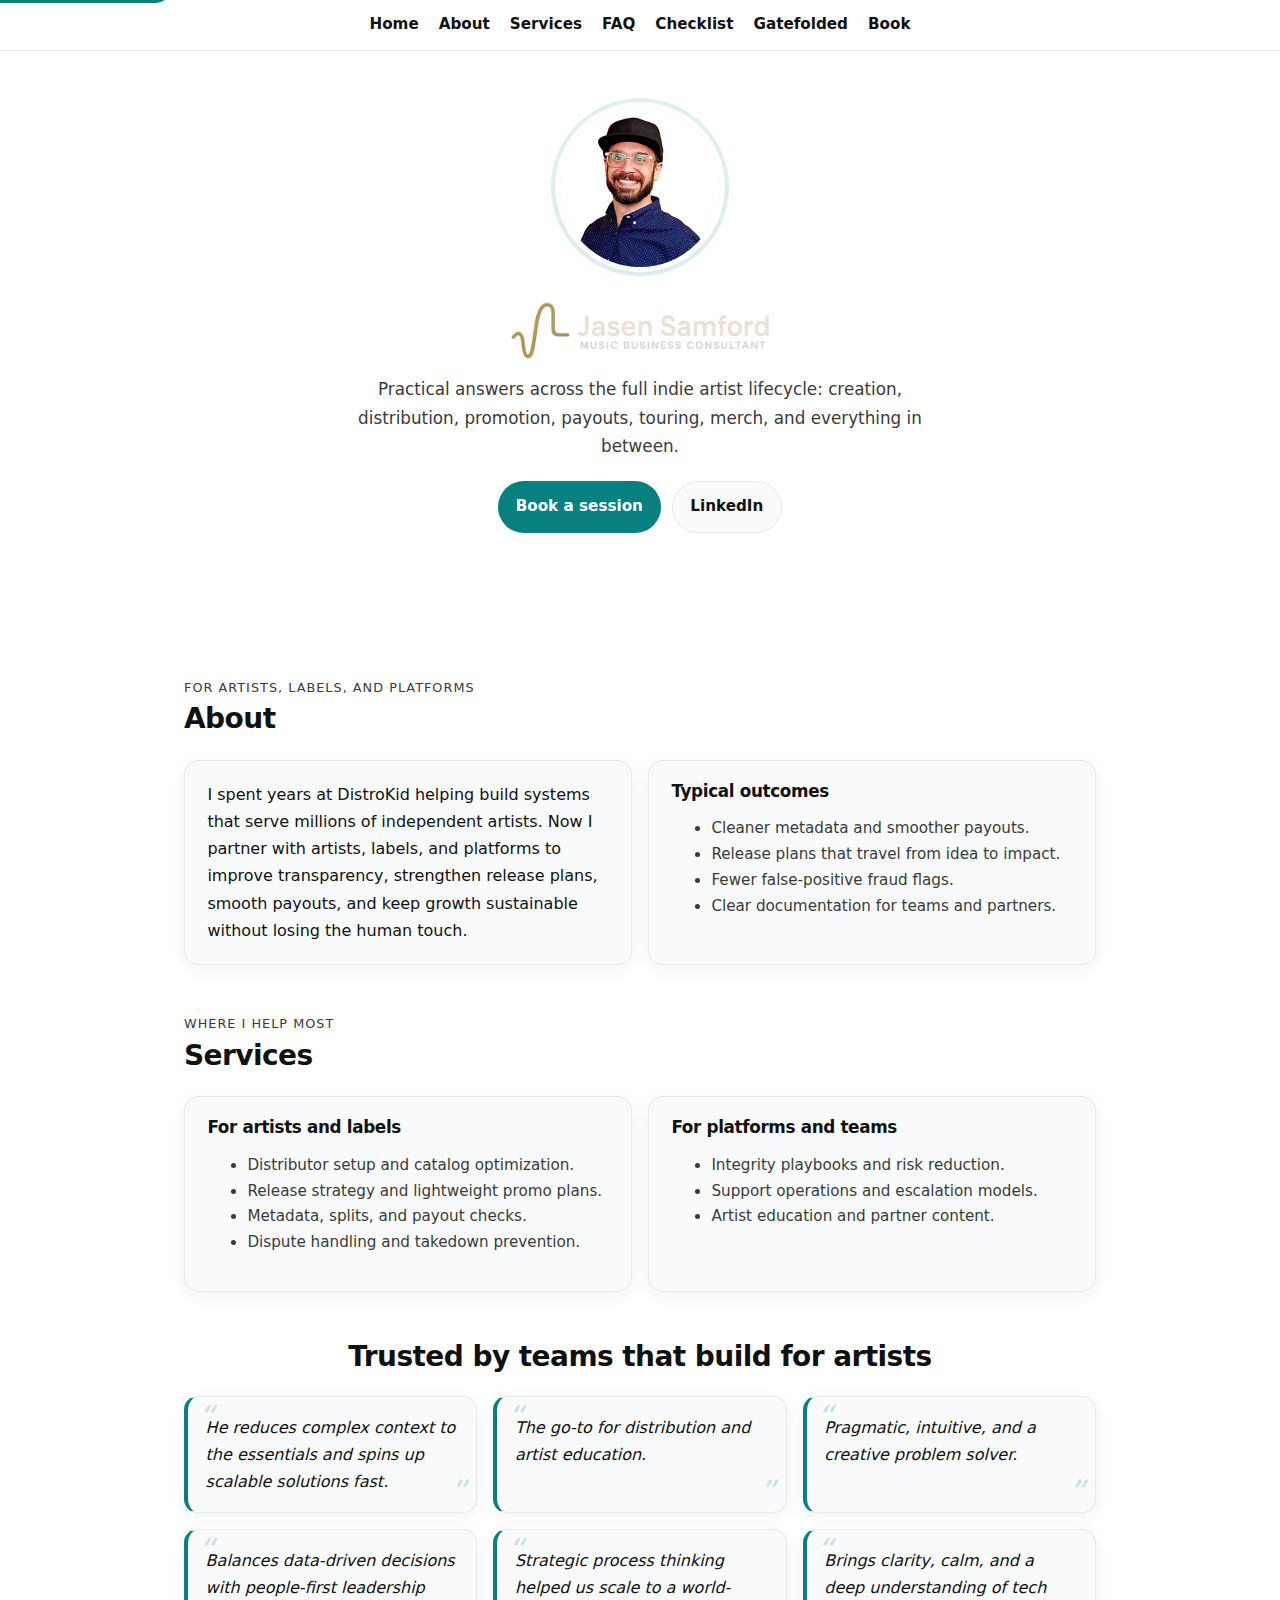
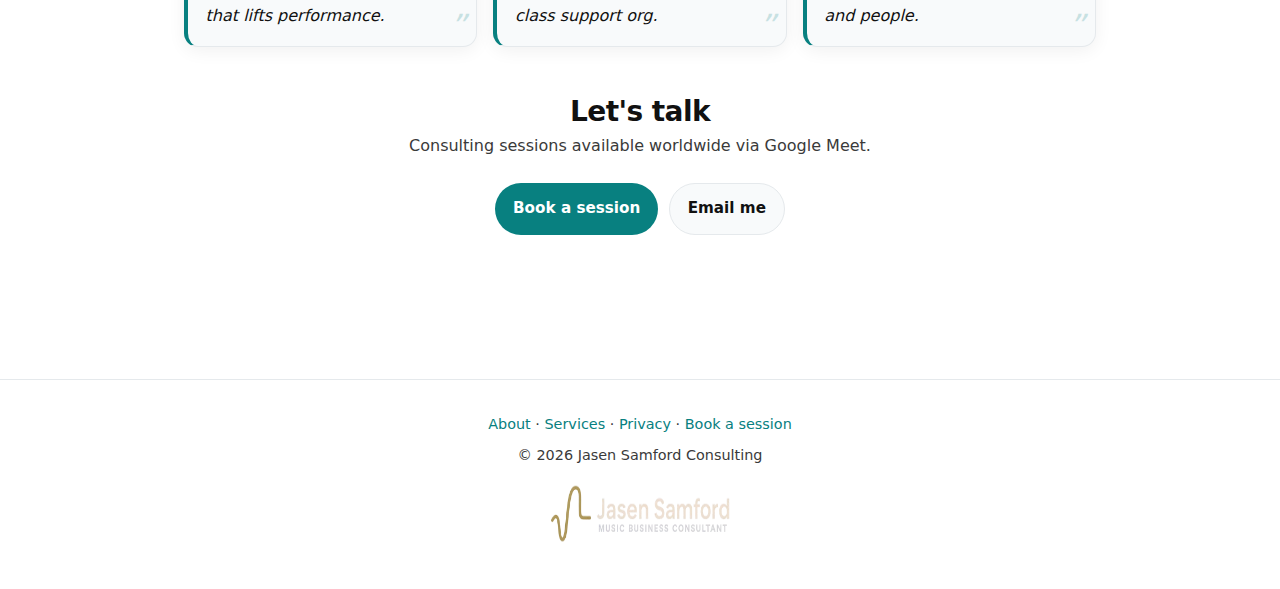
<file: index.html>
<!DOCTYPE html>
<html lang="en">
<head>
  <!-- Google tag (gtag.js) -->
  <script async src="https://www.googletagmanager.com/gtag/js?id=AW-17743416863"></script>
  <script>
    window.dataLayer = window.dataLayer || [];
    function gtag(){dataLayer.push(arguments);}
    gtag('js', new Date());
    gtag('config', 'AW-17743416863');
  </script>

  <meta charset="utf-8" />
  <meta name="viewport" content="width=device-width, initial-scale=1" />
  <meta name="theme-color" content="#0aa2a2" />
  <title>Jasen Samford | Music Business Consultant</title>
  <meta name="description" content="Practical answers across the full indie artist lifecycle: creation, distribution, promotion, payouts, touring, merch, and everything in between." />

  <!-- Open Graph -->
  <meta property="og:type" content="website" />
  <meta property="og:url" content="https://jasensamford.com/" />
  <meta property="og:title" content="Jasen Samford | Music Business Consultant" />
  <meta property="og:description" content="Practical answers across the full indie artist lifecycle: creation, distribution, promotion, payouts, touring, merch, and everything in between." />
  <meta property="og:image" content="https://jasensamford.com/headshot.png" />

  <!-- Twitter Card -->
  <meta name="twitter:card" content="summary" />
  <meta name="twitter:title" content="Jasen Samford | Music Business Consultant" />
  <meta name="twitter:description" content="Practical answers across the full indie artist lifecycle: creation, distribution, promotion, payouts, touring, merch, and everything in between." />
  <meta name="twitter:image" content="https://jasensamford.com/headshot.png" />

  <link rel="icon" type="image/png" href="/favicon.png" />
  <link rel="canonical" href="https://jasensamford.com/" />

  <!-- Preconnect to external resources -->
  <link rel="preconnect" href="https://www.googletagmanager.com" />
  <link rel="preconnect" href="https://plausible.io" />
  <link rel="dns-prefetch" href="https://calendly.com" />

  <link rel="stylesheet" href="/style.css" />

  <!-- Privacy-friendly analytics by Plausible -->
  <script defer data-domain="jasensamford.com" src="https://plausible.io/js/script.js"></script>

  <!-- Structured Data -->
  <script type="application/ld+json">
  {
    "@context": "https://schema.org",
    "@type": "ProfessionalService",
    "name": "Jasen Samford Consulting",
    "description": "Music business consulting for independent artists, labels, and platforms. Specializing in distribution, royalties, metadata, and release strategy.",
    "url": "https://jasensamford.com",
    "image": "https://jasensamford.com/headshot.png",
    "priceRange": "$$",
    "founder": {
      "@type": "Person",
      "name": "Jasen Samford",
      "jobTitle": "Music Business Consultant",
      "url": "https://jasensamford.com/about/",
      "sameAs": [
        "https://www.linkedin.com/in/jasensamford"
      ]
    },
    "areaServed": "Worldwide",
    "serviceType": ["Music Distribution Consulting", "Release Strategy", "Royalty Audits", "Metadata Management"]
  }
  </script>
</head>

<body>
  <a href="#main" class="skip-link">Skip to content</a>
  <div id="nav"></div>
  <script>
    fetch('/nav.html')
      .then(r => r.text())
      .then(html => {
        const nav = document.getElementById('nav');
        nav.innerHTML = html;

        const path = window.location.pathname.replace(/\/+$/, "") || "/";
        nav.querySelectorAll("a").forEach(link => {
          const href = (link.getAttribute("href") || "").replace(/\/+$/, "") || "/";
          if (href === path) {
            link.classList.add("is-current");
            link.setAttribute("aria-current", "page");
          }
        });
      });
  </script>

  <!-- HERO -->
  <header class="hero home-hero">
    <div class="wrap hero-inner">

      <!-- Headshot with WebP + PNG fallback -->
      <picture class="headshot-wrapper">
        <source srcset="/headshot.webp" type="image/webp" />
        <source srcset="/headshot.png" type="image/png" />
        <img
          src="/headshot.png"
          alt="Photo of Jasen Samford"
          class="headshot"
          width="320"
          height="320"
        />
      </picture>

      <!-- Logo using WebP + PNG fallback; switched for dark/light theme -->
      <picture class="logo-picture">
        <source id="logo-source-webp" srcset="/logo_drk_bg.webp" type="image/webp" />
        <source id="logo-source-png" srcset="/logo_drk_bg.png" type="image/png" />
        <img
          id="logo"
          src="/logo_drk_bg.png"
          alt="Jasen Samford logo"
          class="logo"
          width="260"
          height="60"
        />
      </picture>

      <p class="lead">
        Practical answers across the full indie artist lifecycle: creation, distribution,
        promotion, payouts, touring, merch, and everything in between.
      </p>

      <div class="btn-row">
        <a href="https://calendly.com/jdsamford/60min" class="btn btn-primary" target="_blank" rel="noopener">
          Book a session
        </a>
        <a href="https://www.linkedin.com/in/jasensamford" class="btn btn-ghost" target="_blank" rel="noopener">
          LinkedIn
        </a>
      </div>
    </div>
  </header>

  <main id="main" class="wrap">
    <!-- ABOUT -->
    <section class="section" id="about">
      <div class="section-header">
        <p class="section-kicker">For artists, labels, and platforms</p>
        <h2 class="section-title">About</h2>
      </div>

      <div class="grid grid-2">
        <div class="card">
          <p>
            I spent years at DistroKid helping build systems that serve millions of independent artists.
            Now I partner with artists, labels, and platforms to improve transparency, strengthen release
            plans, smooth payouts, and keep growth sustainable without losing the human touch.
          </p>
        </div>

        <div class="card">
          <h3 class="card-title">Typical outcomes</h3>
          <ul class="card-muted">
            <li>Cleaner metadata and smoother payouts.</li>
            <li>Release plans that travel from idea to impact.</li>
            <li>Fewer false-positive fraud flags.</li>
            <li>Clear documentation for teams and partners.</li>
          </ul>
        </div>
      </div>
    </section>

    <!-- SERVICES -->
    <section class="section" id="services">
      <div class="section-header">
        <p class="section-kicker">Where I help most</p>
        <h2 class="section-title">Services</h2>
      </div>

      <div class="grid grid-2">
        <div class="card">
          <h3 class="card-title">For artists and labels</h3>
          <ul class="card-muted">
            <li>Distributor setup and catalog optimization.</li>
            <li>Release strategy and lightweight promo plans.</li>
            <li>Metadata, splits, and payout checks.</li>
            <li>Dispute handling and takedown prevention.</li>
          </ul>
        </div>

        <div class="card">
          <h3 class="card-title">For platforms and teams</h3>
          <ul class="card-muted">
            <li>Integrity playbooks and risk reduction.</li>
            <li>Support operations and escalation models.</li>
            <li>Artist education and partner content.</li>
          </ul>
        </div>
      </div>
    </section>

    <!-- TESTIMONIALS -->
    <section class="section testimonials" id="testimonials">
      <h2 class="section-title" style="text-align:center;">Trusted by teams that build for artists</h2>

      <div class="testimonials-grid">
        <div class="testimonial">
          He reduces complex context to the essentials and spins up scalable solutions fast.
          <span class="testimonial-footer"></span>
        </div>

        <div class="testimonial">
          The go-to for distribution and artist education.
          <span class="testimonial-footer"></span>
        </div>

        <div class="testimonial">
          Pragmatic, intuitive, and a creative problem solver.
          <span class="testimonial-footer"></span>
        </div>

        <div class="testimonial">
          Balances data-driven decisions with people-first leadership that lifts performance.
          <span class="testimonial-footer"></span>
        </div>

        <div class="testimonial">
          Strategic process thinking helped us scale to a world-class support org.
          <span class="testimonial-footer"></span>
        </div>

        <div class="testimonial">
          Brings clarity, calm, and a deep understanding of tech and people.
          <span class="testimonial-footer"></span>
        </div>
      </div>
    </section>

    <!-- CONTACT CTA -->
    <section class="section" id="contact">
      <div class="section-header" style="text-align:center;">
        <h2 class="section-title">Let's talk</h2>
        <p class="section-subtitle">
          Consulting sessions available worldwide via Google Meet.
        </p>
      </div>

      <div class="btn-row" style="justify-content:center;">
        <a href="https://calendly.com/jdsamford/60min" class="btn btn-primary" target="_blank" rel="noopener">
          Book a session
        </a>
        <a href="mailto:jasen@jasensamford.com" class="btn btn-ghost">
          Email me
        </a>
      </div>
    </section>
  </main>

  <footer>
    <p>
      <a href="/about/">About</a> ·
      <a href="/services/">Services</a> ·
      <a href="/privacy/">Privacy</a> ·
      <a href="https://calendly.com/jdsamford/60min" target="_blank" rel="noopener">Book a session</a>
    </p>
    <p>© 2026 Jasen Samford Consulting</p>

    <!-- Footer logo with WebP + PNG fallback -->
    <picture class="logo-picture-footer">
      <source id="footer-logo-source-webp" srcset="/logo_drk_bg.webp" type="image/webp" />
      <source id="footer-logo-source-png" srcset="/logo_drk_bg.png" type="image/png" />
      <img
        id="footer-logo"
        src="/logo_drk_bg.png"
        class="logo"
        alt="Footer logo"
        style="max-width:180px; margin-top:10px;"
        width="260"
        height="60"
        loading="lazy"
      />
    </picture>
  </footer>

  <!-- LOGO SWITCHING SCRIPT (supports WebP + PNG) -->
  <script>
    const darkScheme = window.matchMedia('(prefers-color-scheme: dark)');

    function setLogoVariant(prefix) {
      const isDark = darkScheme.matches;
      const base = isDark ? '/logo_lt_bg' : '/logo_drk_bg';

      const webp = document.getElementById(prefix + 'logo-source-webp');
      const png = document.getElementById(prefix + 'logo-source-png');
      const img = document.getElementById(prefix + 'logo');

      if (webp) webp.srcset = base + '.webp';
      if (png) png.srcset = base + '.png';
      if (img) img.src = base + '.png';
    }

    function updateLogos() {
      setLogoVariant('');
      setLogoVariant('footer-');
    }

    if (darkScheme.addEventListener) {
      darkScheme.addEventListener('change', updateLogos);
    } else if (darkScheme.addListener) {
      // Older Safari
      darkScheme.addListener(updateLogos);
    }

    updateLogos();
  </script>
</body>
</html>
</file>
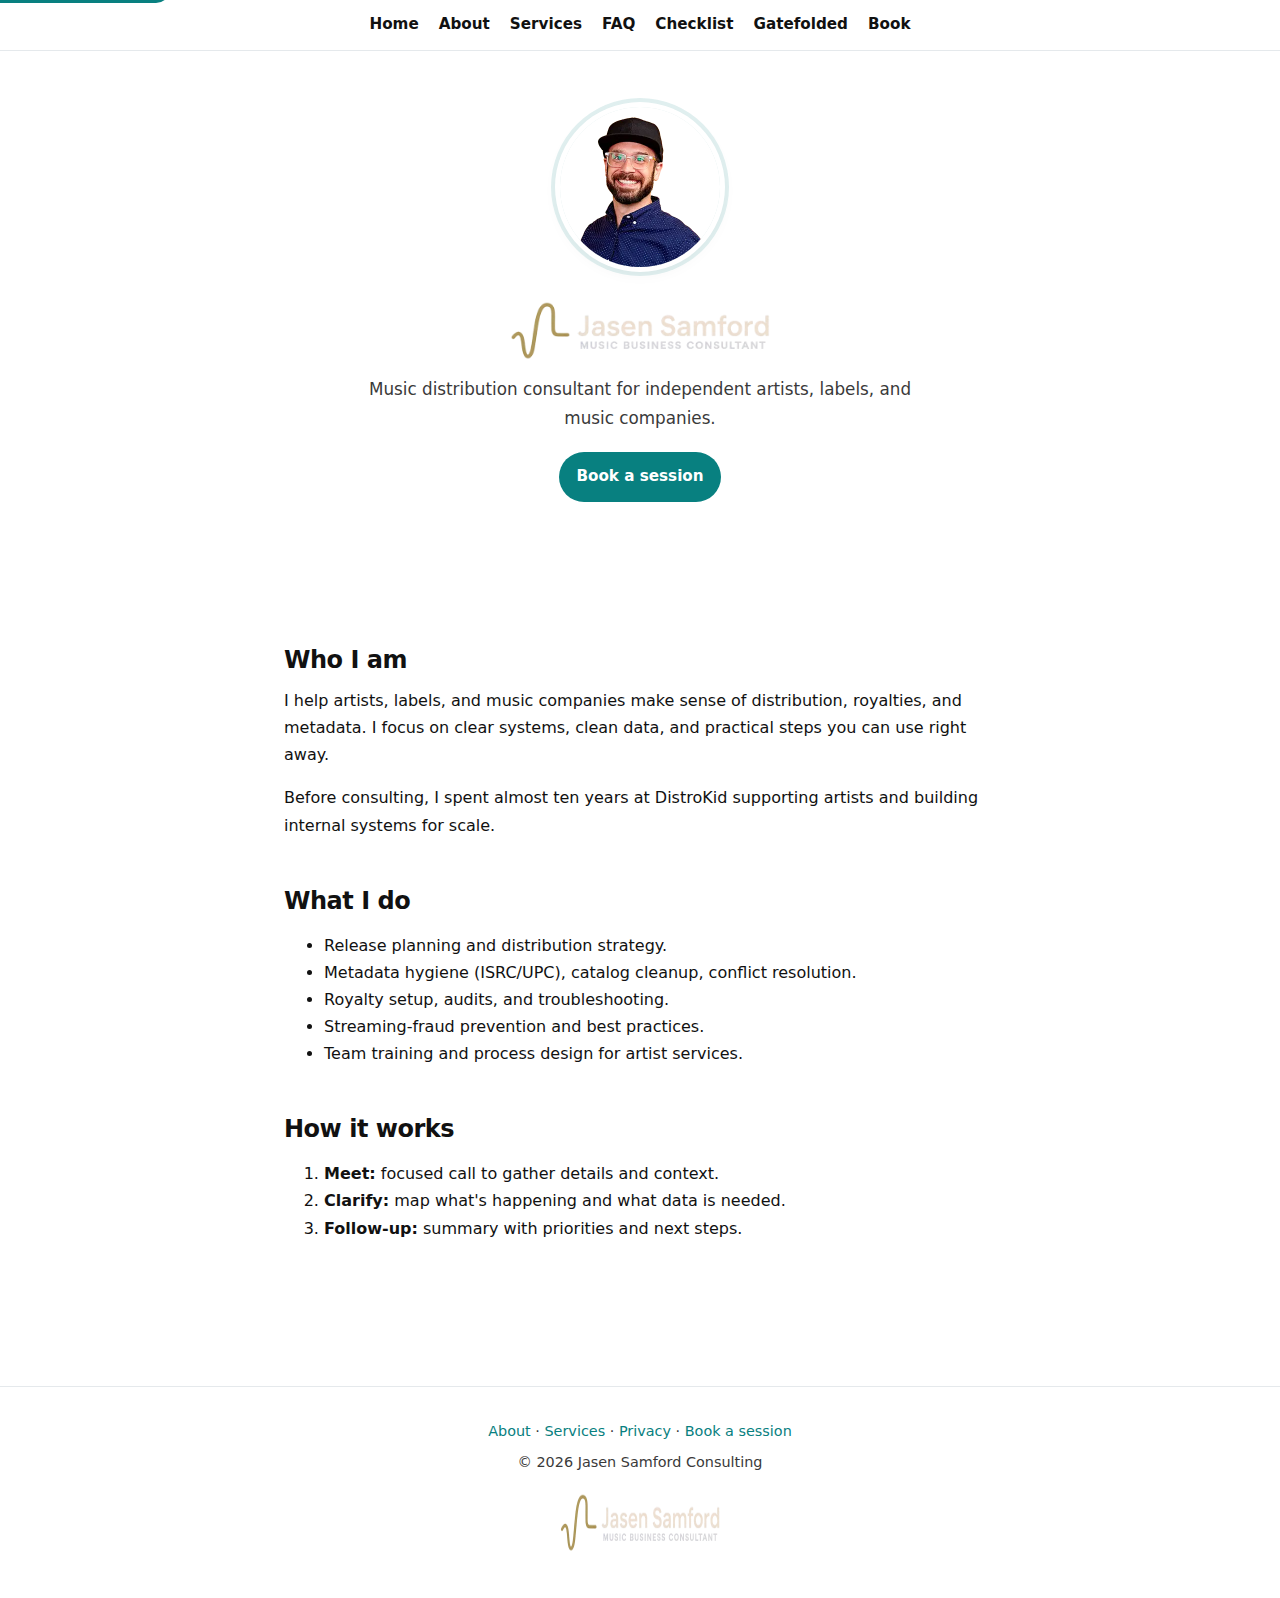
<file: about/index.html>
<!DOCTYPE html>
<html lang="en">
<head>
  <!-- Google tag (gtag.js) -->
  <script async src="https://www.googletagmanager.com/gtag/js?id=AW-17743416863"></script>
  <script>
    window.dataLayer = window.dataLayer || [];
    function gtag(){dataLayer.push(arguments);}
    gtag('js', new Date());
    gtag('config', 'AW-17743416863');
  </script>

  <meta charset="utf-8" />
  <meta name="viewport" content="width=device-width, initial-scale=1, viewport-fit=cover" />
  <meta name="theme-color" content="#088080" />
  <title>About | Jasen Samford Consulting</title>
  <meta name="description" content="Music distribution consultant for independent artists, labels, and music companies. 10 years at DistroKid building systems for millions of artists." />

  <!-- Open Graph -->
  <meta property="og:type" content="website" />
  <meta property="og:url" content="https://jasensamford.com/about/" />
  <meta property="og:title" content="About | Jasen Samford Consulting" />
  <meta property="og:description" content="Music distribution consultant for independent artists, labels, and music companies." />
  <meta property="og:image" content="https://jasensamford.com/headshot.png" />

  <!-- Twitter Card -->
  <meta name="twitter:card" content="summary" />
  <meta name="twitter:title" content="About | Jasen Samford Consulting" />
  <meta name="twitter:description" content="Music distribution consultant for independent artists, labels, and music companies." />
  <meta name="twitter:image" content="https://jasensamford.com/headshot.png" />

  <link rel="icon" type="image/png" href="/favicon.png" />
  <link rel="canonical" href="https://jasensamford.com/about/" />
  <link rel="preconnect" href="https://plausible.io" />
  <link rel="stylesheet" href="/style.css" />

  <!-- Privacy-friendly analytics by Plausible -->
  <script defer data-domain="jasensamford.com" src="https://plausible.io/js/script.js"></script>
</head>

<body>
  <a href="#main" class="skip-link">Skip to content</a>
  <div id="nav"></div>

  <!-- HERO -->
  <header class="hero">
    <div class="wrap hero-inner">
      <picture class="headshot-wrapper">
        <source srcset="/headshot.webp" type="image/webp" />
        <source srcset="/headshot.png" type="image/png" />
        <img src="/headshot.png" alt="Photo of Jasen Samford" class="headshot" width="320" height="320" />
      </picture>
      <picture class="logo-picture">
        <source id="logo-source-webp" srcset="/logo_drk_bg.webp" type="image/webp" />
        <source id="logo-source-png" srcset="/logo_drk_bg.png" type="image/png" />
        <img id="logo" src="/logo_drk_bg.png" alt="Jasen Samford logo" class="logo" width="260" height="60" />
      </picture>

      <p class="lead">
        Music distribution consultant for independent artists, labels, and music companies.
      </p>

      <div class="btn-row">
        <a href="https://calendly.com/jdsamford/60min" class="btn btn-primary" target="_blank" rel="noopener">
          Book a session<span class="sr-only"> (opens in new tab)</span>
        </a>
      </div>
    </div>
  </header>

  <main id="main" class="wrap" style="max-width:760px;">

    <section class="section">
      <h2>Who I am</h2>
      <p>I help artists, labels, and music companies make sense of distribution, royalties, and metadata. I focus on clear systems, clean data, and practical steps you can use right away.</p>
      <p>Before consulting, I spent almost ten years at DistroKid supporting artists and building internal systems for scale.</p>
    </section>

    <section class="section">
      <h2>What I do</h2>
      <ul>
        <li>Release planning and distribution strategy.</li>
        <li>Metadata hygiene (ISRC/UPC), catalog cleanup, conflict resolution.</li>
        <li>Royalty setup, audits, and troubleshooting.</li>
        <li>Streaming-fraud prevention and best practices.</li>
        <li>Team training and process design for artist services.</li>
      </ul>
    </section>

    <section class="section">
      <h2>How it works</h2>
      <ol>
        <li><strong>Meet:</strong> focused call to gather details and context.</li>
        <li><strong>Clarify:</strong> map what's happening and what data is needed.</li>
        <li><strong>Follow-up:</strong> summary with priorities and next steps.</li>
      </ol>
    </section>

  </main>

  <footer>
    <p>
      <a href="/about/">About</a> ·
      <a href="/services/">Services</a> ·
      <a href="/privacy/">Privacy</a> ·
      <a href="https://calendly.com/jdsamford/60min" target="_blank" rel="noopener">Book a session<span class="sr-only"> (opens in new tab)</span></a>
    </p>
    <p>&copy; <span class="js-year">2026</span> Jasen Samford Consulting</p>
    <picture class="logo-picture-footer">
      <source id="footer-logo-source-webp" srcset="/logo_drk_bg.webp" type="image/webp" />
      <source id="footer-logo-source-png" srcset="/logo_drk_bg.png" type="image/png" />
      <img id="footer-logo" src="/logo_drk_bg.png" class="logo" alt="Footer logo" width="260" height="60" loading="lazy" />
    </picture>
  </footer>

  <script src="/js/nav.js"></script>
  <script src="/js/theme.js"></script>
</body>
</html>
</file>
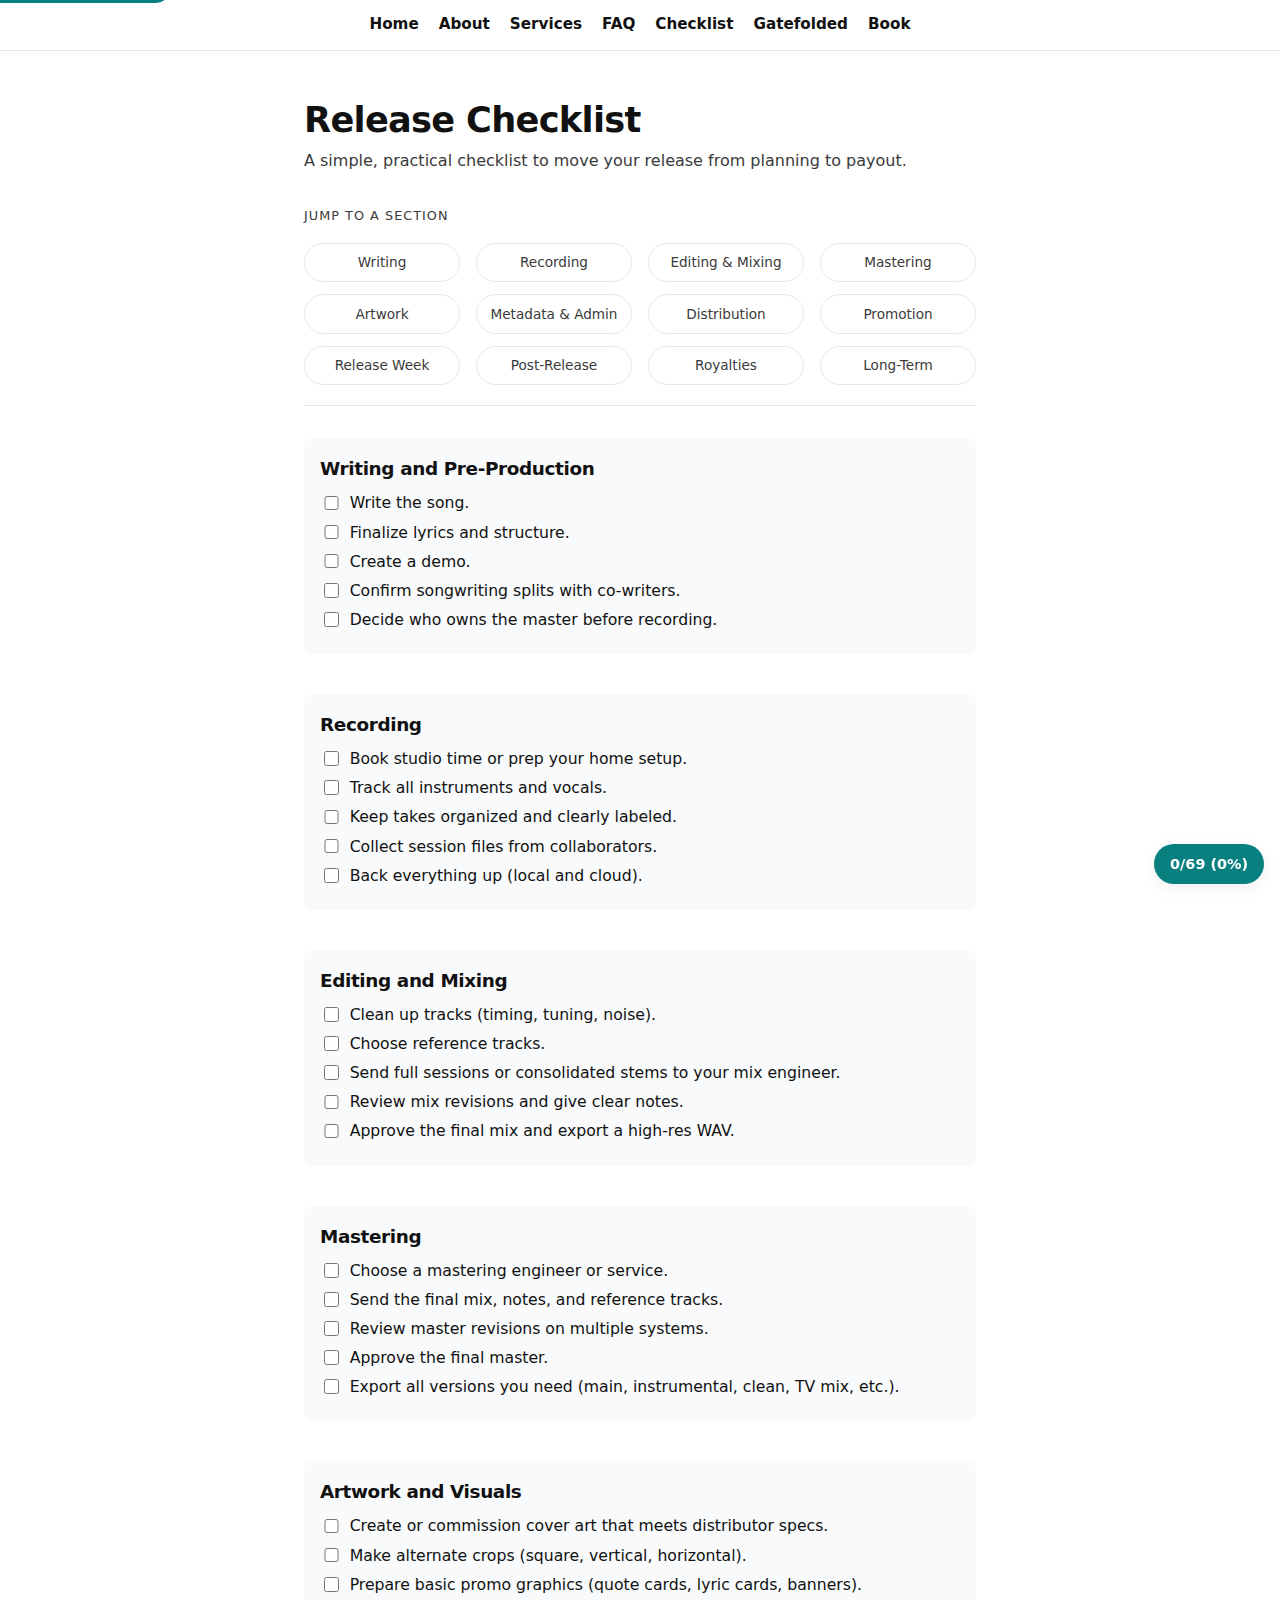
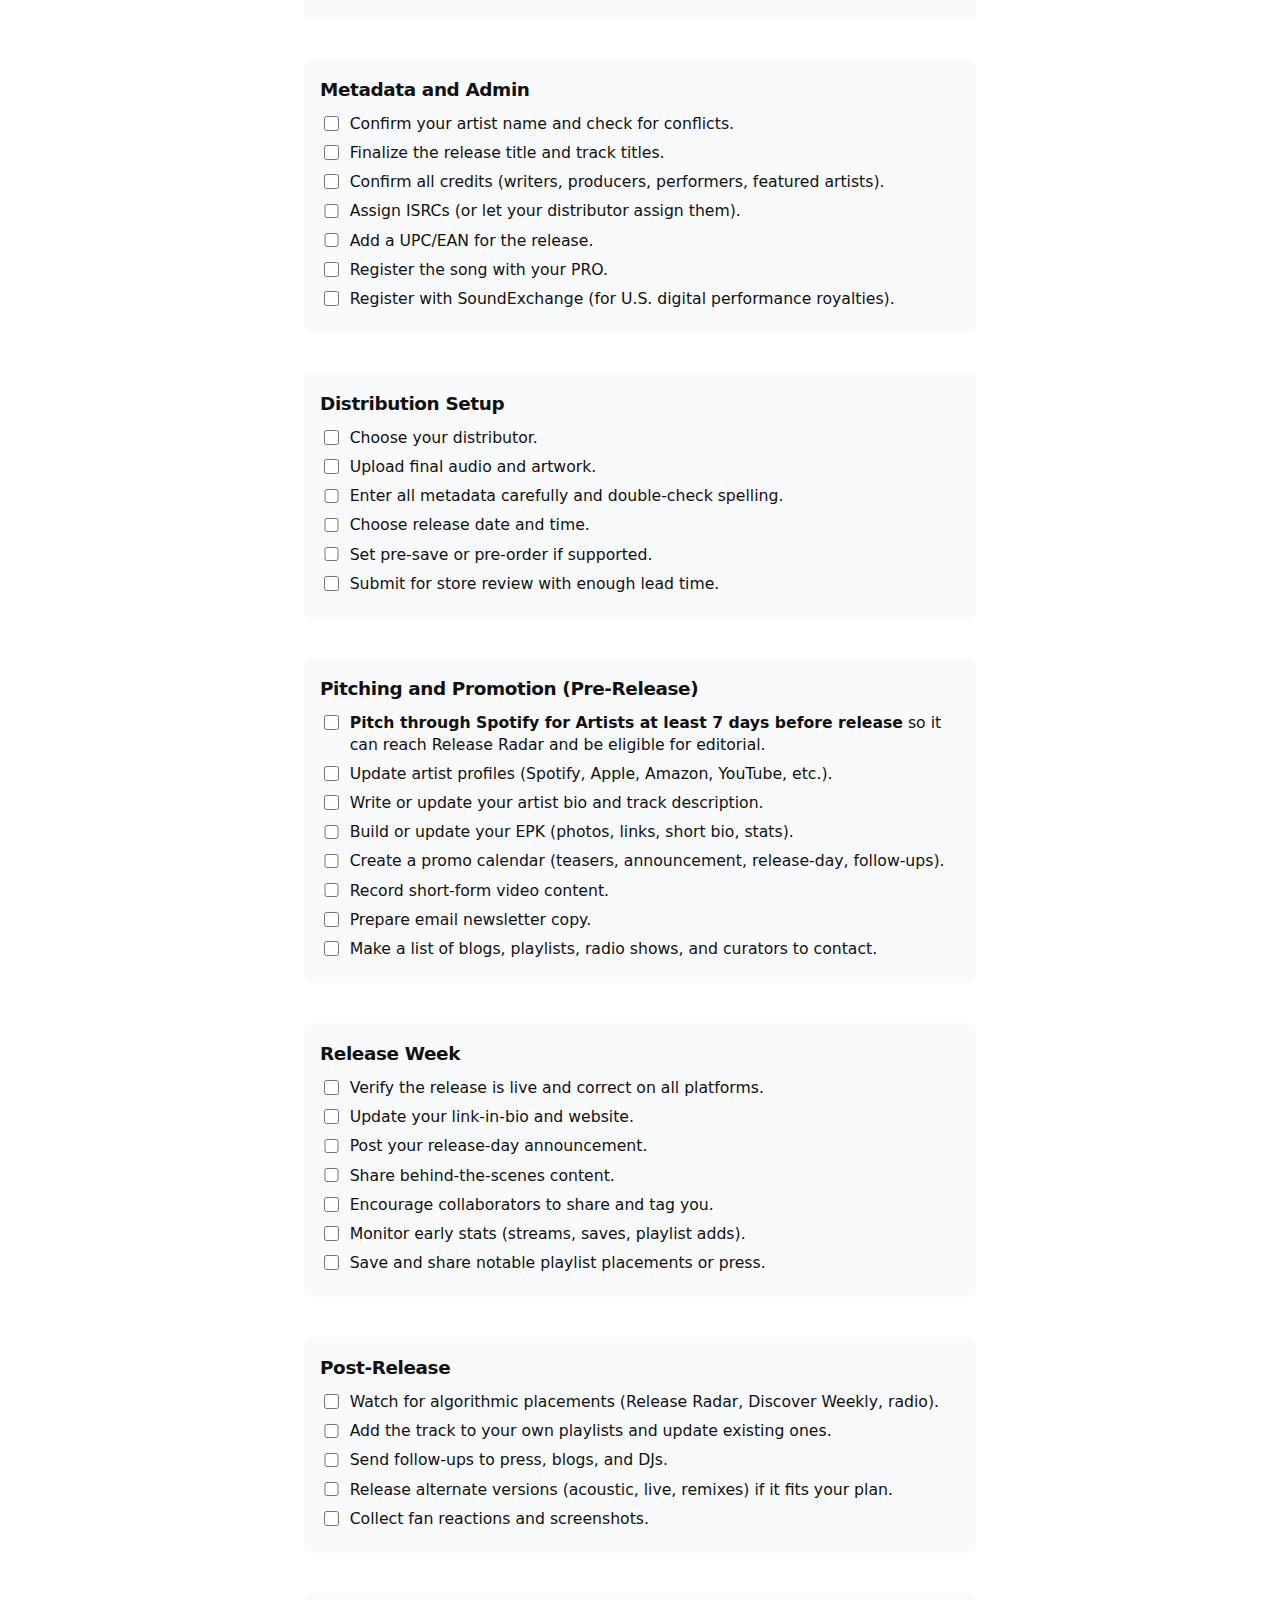
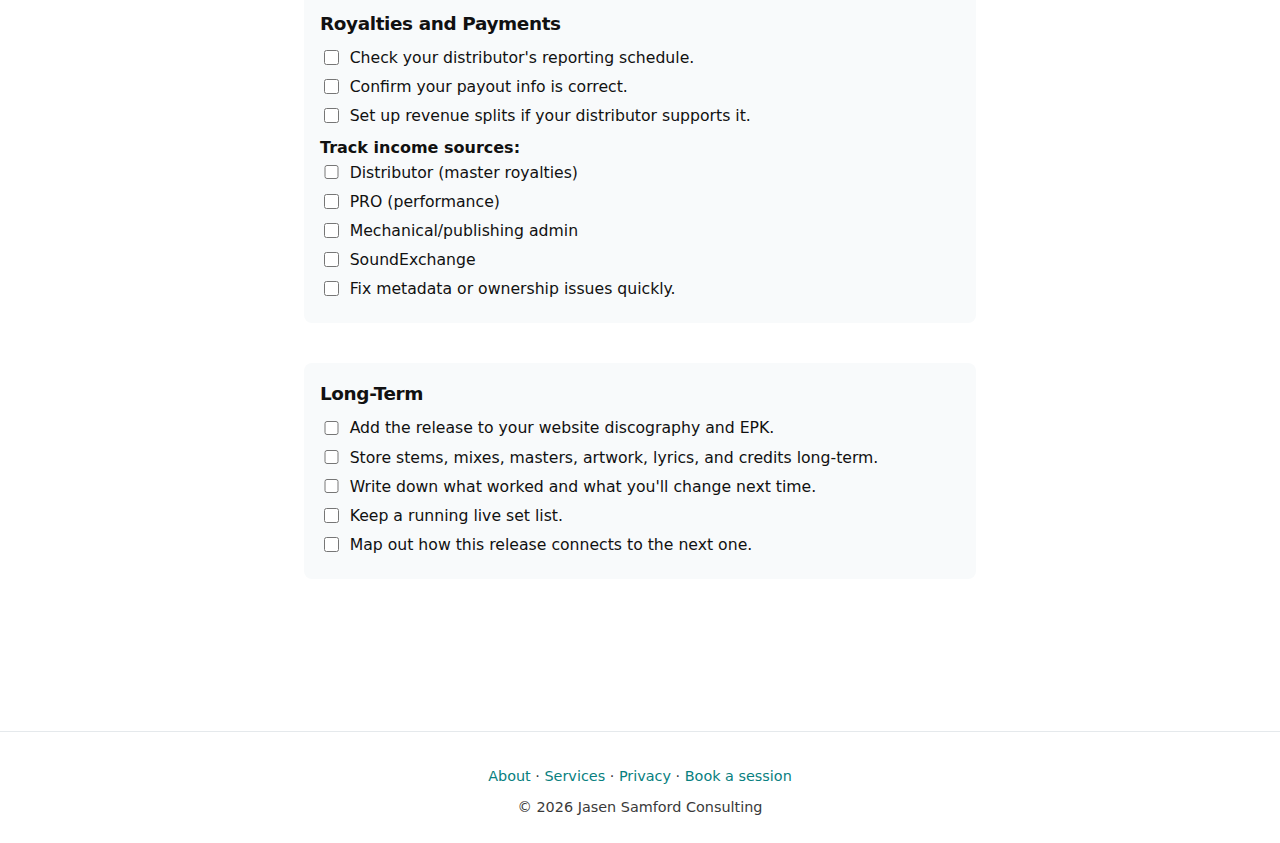
<file: checklist/index.html>
<!DOCTYPE html>
<html lang="en">
<head>
  <!-- Google tag (gtag.js) -->
  <script async src="https://www.googletagmanager.com/gtag/js?id=AW-17743416863"></script>
  <script>
    window.dataLayer = window.dataLayer || [];
    function gtag(){dataLayer.push(arguments);}
    gtag('js', new Date());
    gtag('config', 'AW-17743416863');
  </script>

  <meta charset="utf-8" />
  <meta name="viewport" content="width=device-width, initial-scale=1, viewport-fit=cover" />
  <meta name="theme-color" content="#088080" />
  <title>Release Checklist | Jasen Samford</title>
  <meta name="description" content="A simple, practical release checklist for independent artists: planning, recording, distribution, promotion, and payouts." />

  <!-- Open Graph -->
  <meta property="og:type" content="website" />
  <meta property="og:url" content="https://jasensamford.com/checklist/" />
  <meta property="og:title" content="Release Checklist | Jasen Samford" />
  <meta property="og:description" content="A practical checklist to move your release from planning to payout. Track your progress through writing, recording, distribution, and promotion." />
  <meta property="og:image" content="https://jasensamford.com/headshot.png" />

  <!-- Twitter Card -->
  <meta name="twitter:card" content="summary" />
  <meta name="twitter:title" content="Release Checklist | Jasen Samford" />
  <meta name="twitter:description" content="A practical checklist to move your release from planning to payout." />
  <meta name="twitter:image" content="https://jasensamford.com/headshot.png" />

  <link rel="icon" type="image/png" href="/favicon.png" />
  <link rel="canonical" href="https://jasensamford.com/checklist/" />
  <link rel="preconnect" href="https://plausible.io" />
  <link rel="stylesheet" href="/style.css" />

  <!-- Privacy-friendly analytics by Plausible -->
  <script defer data-domain="jasensamford.com" src="https://plausible.io/js/script.js"></script>
</head>

<body>
  <a href="#main" class="skip-link">Skip to content</a>
  <div id="nav"></div>

  <main id="main" class="wrap checklist-main">
    <h1>Release Checklist</h1>
    <p class="page-intro">
      A simple, practical checklist to move your release from planning to payout.
    </p>

    <p class="section-kicker">Jump to a section</p>
    <nav class="checklist-nav" aria-label="Release checklist sections">
      <a href="#writing">Writing</a>
      <a href="#recording">Recording</a>
      <a href="#editing-mixing">Editing &amp; Mixing</a>
      <a href="#mastering">Mastering</a>
      <a href="#artwork">Artwork</a>
      <a href="#metadata">Metadata &amp; Admin</a>
      <a href="#distribution">Distribution</a>
      <a href="#promotion">Promotion</a>
      <a href="#release-week">Release Week</a>
      <a href="#post-release">Post-Release</a>
      <a href="#royalties">Royalties</a>
      <a href="#long-term">Long-Term</a>
    </nav>

    <section id="writing">
      <h2>Writing and Pre-Production</h2>
      <ul>
        <li><label><input type="checkbox"><span>Write the song.</span></label></li>
        <li><label><input type="checkbox"><span>Finalize lyrics and structure.</span></label></li>
        <li><label><input type="checkbox"><span>Create a demo.</span></label></li>
        <li><label><input type="checkbox"><span>Confirm songwriting splits with co-writers.</span></label></li>
        <li><label><input type="checkbox"><span>Decide who owns the master before recording.</span></label></li>
      </ul>
    </section>

    <section id="recording">
      <h2>Recording</h2>
      <ul>
        <li><label><input type="checkbox"><span>Book studio time or prep your home setup.</span></label></li>
        <li><label><input type="checkbox"><span>Track all instruments and vocals.</span></label></li>
        <li><label><input type="checkbox"><span>Keep takes organized and clearly labeled.</span></label></li>
        <li><label><input type="checkbox"><span>Collect session files from collaborators.</span></label></li>
        <li><label><input type="checkbox"><span>Back everything up (local and cloud).</span></label></li>
      </ul>
    </section>

    <section id="editing-mixing">
      <h2>Editing and Mixing</h2>
      <ul>
        <li><label><input type="checkbox"><span>Clean up tracks (timing, tuning, noise).</span></label></li>
        <li><label><input type="checkbox"><span>Choose reference tracks.</span></label></li>
        <li><label><input type="checkbox"><span>Send full sessions or consolidated stems to your mix engineer.</span></label></li>
        <li><label><input type="checkbox"><span>Review mix revisions and give clear notes.</span></label></li>
        <li><label><input type="checkbox"><span>Approve the final mix and export a high-res WAV.</span></label></li>
      </ul>
    </section>

    <section id="mastering">
      <h2>Mastering</h2>
      <ul>
        <li><label><input type="checkbox"><span>Choose a mastering engineer or service.</span></label></li>
        <li><label><input type="checkbox"><span>Send the final mix, notes, and reference tracks.</span></label></li>
        <li><label><input type="checkbox"><span>Review master revisions on multiple systems.</span></label></li>
        <li><label><input type="checkbox"><span>Approve the final master.</span></label></li>
        <li><label><input type="checkbox"><span>Export all versions you need (main, instrumental, clean, TV mix, etc.).</span></label></li>
      </ul>
    </section>

    <section id="artwork">
      <h2>Artwork and Visuals</h2>
      <ul>
        <li><label><input type="checkbox"><span>Create or commission cover art that meets distributor specs.</span></label></li>
        <li><label><input type="checkbox"><span>Make alternate crops (square, vertical, horizontal).</span></label></li>
        <li><label><input type="checkbox"><span>Prepare basic promo graphics (quote cards, lyric cards, banners).</span></label></li>
      </ul>
    </section>

    <section id="metadata">
      <h2>Metadata and Admin</h2>
      <ul>
        <li><label><input type="checkbox"><span>Confirm your artist name and check for conflicts.</span></label></li>
        <li><label><input type="checkbox"><span>Finalize the release title and track titles.</span></label></li>
        <li><label><input type="checkbox"><span>Confirm all credits (writers, producers, performers, featured artists).</span></label></li>
        <li><label><input type="checkbox"><span>Assign ISRCs (or let your distributor assign them).</span></label></li>
        <li><label><input type="checkbox"><span>Add a UPC/EAN for the release.</span></label></li>
        <li><label><input type="checkbox"><span>Register the song with your PRO.</span></label></li>
        <li><label><input type="checkbox"><span>Register with SoundExchange (for U.S. digital performance royalties).</span></label></li>
      </ul>
    </section>

    <section id="distribution">
      <h2>Distribution Setup</h2>
      <ul>
        <li><label><input type="checkbox"><span>Choose your distributor.</span></label></li>
        <li><label><input type="checkbox"><span>Upload final audio and artwork.</span></label></li>
        <li><label><input type="checkbox"><span>Enter all metadata carefully and double-check spelling.</span></label></li>
        <li><label><input type="checkbox"><span>Choose release date and time.</span></label></li>
        <li><label><input type="checkbox"><span>Set pre-save or pre-order if supported.</span></label></li>
        <li><label><input type="checkbox"><span>Submit for store review with enough lead time.</span></label></li>
      </ul>
    </section>

    <section id="promotion">
      <h2>Pitching and Promotion (Pre-Release)</h2>
      <ul>
        <li>
          <label>
            <input type="checkbox">
            <span><strong>Pitch through Spotify for Artists at least 7 days before release</strong> so it can reach Release Radar and be eligible for editorial.</span>
          </label>
        </li>
        <li><label><input type="checkbox"><span>Update artist profiles (Spotify, Apple, Amazon, YouTube, etc.).</span></label></li>
        <li><label><input type="checkbox"><span>Write or update your artist bio and track description.</span></label></li>
        <li><label><input type="checkbox"><span>Build or update your EPK (photos, links, short bio, stats).</span></label></li>
        <li><label><input type="checkbox"><span>Create a promo calendar (teasers, announcement, release-day, follow-ups).</span></label></li>
        <li><label><input type="checkbox"><span>Record short-form video content.</span></label></li>
        <li><label><input type="checkbox"><span>Prepare email newsletter copy.</span></label></li>
        <li><label><input type="checkbox"><span>Make a list of blogs, playlists, radio shows, and curators to contact.</span></label></li>
      </ul>
    </section>

    <section id="release-week">
      <h2>Release Week</h2>
      <ul>
        <li><label><input type="checkbox"><span>Verify the release is live and correct on all platforms.</span></label></li>
        <li><label><input type="checkbox"><span>Update your link-in-bio and website.</span></label></li>
        <li><label><input type="checkbox"><span>Post your release-day announcement.</span></label></li>
        <li><label><input type="checkbox"><span>Share behind-the-scenes content.</span></label></li>
        <li><label><input type="checkbox"><span>Encourage collaborators to share and tag you.</span></label></li>
        <li><label><input type="checkbox"><span>Monitor early stats (streams, saves, playlist adds).</span></label></li>
        <li><label><input type="checkbox"><span>Save and share notable playlist placements or press.</span></label></li>
      </ul>
    </section>

    <section id="post-release">
      <h2>Post-Release</h2>
      <ul>
        <li><label><input type="checkbox"><span>Watch for algorithmic placements (Release Radar, Discover Weekly, radio).</span></label></li>
        <li><label><input type="checkbox"><span>Add the track to your own playlists and update existing ones.</span></label></li>
        <li><label><input type="checkbox"><span>Send follow-ups to press, blogs, and DJs.</span></label></li>
        <li><label><input type="checkbox"><span>Release alternate versions (acoustic, live, remixes) if it fits your plan.</span></label></li>
        <li><label><input type="checkbox"><span>Collect fan reactions and screenshots.</span></label></li>
      </ul>
    </section>

    <section id="royalties">
      <h2>Royalties and Payments</h2>
      <ul>
        <li>
          <label>
            <input type="checkbox">
            <span>Check your distributor's reporting schedule.</span>
          </label>
        </li>
        <li>
          <label>
            <input type="checkbox">
            <span>Confirm your payout info is correct.</span>
          </label>
        </li>
        <li>
          <label>
            <input type="checkbox">
            <span>Set up revenue splits if your distributor supports it.</span>
          </label>
        </li>
        <li>
          <strong>Track income sources:</strong>
          <ul>
            <li>
              <label>
                <input type="checkbox">
                <span>Distributor (master royalties)</span>
              </label>
            </li>
            <li>
              <label>
                <input type="checkbox">
                <span>PRO (performance)</span>
              </label>
            </li>
            <li>
              <label>
                <input type="checkbox">
                <span>Mechanical/publishing admin</span>
              </label>
            </li>
            <li>
              <label>
                <input type="checkbox">
                <span>SoundExchange</span>
              </label>
            </li>
          </ul>
        </li>
        <li>
          <label>
            <input type="checkbox">
            <span>Fix metadata or ownership issues quickly.</span>
          </label>
        </li>
      </ul>
    </section>

    <section id="long-term">
      <h2>Long-Term</h2>
      <ul>
        <li><label><input type="checkbox"><span>Add the release to your website discography and EPK.</span></label></li>
        <li><label><input type="checkbox"><span>Store stems, mixes, masters, artwork, lyrics, and credits long-term.</span></label></li>
        <li><label><input type="checkbox"><span>Write down what worked and what you'll change next time.</span></label></li>
        <li><label><input type="checkbox"><span>Keep a running live set list.</span></label></li>
        <li><label><input type="checkbox"><span>Map out how this release connects to the next one.</span></label></li>
      </ul>
    </section>
  </main>

  <footer>
    <p>
      <a href="/about/">About</a> ·
      <a href="/services/">Services</a> ·
      <a href="/privacy/">Privacy</a> ·
      <a href="https://calendly.com/jdsamford/60min" target="_blank" rel="noopener">Book a session<span class="sr-only"> (opens in new tab)</span></a>
    </p>
    <p>&copy; <span class="js-year">2026</span> Jasen Samford Consulting</p>
  </footer>

  <script src="/js/nav.js"></script>
  <script>
    (function() {
      var STORAGE_KEY = 'jasensamford-checklist';

      var checkboxes = document.querySelectorAll('.checklist-main input[type="checkbox"]');
      var saved = JSON.parse(localStorage.getItem(STORAGE_KEY) || '{}');

      checkboxes.forEach(function(cb, i) {
        var id = 'cb-' + i;
        cb.dataset.id = id;
        if (saved[id]) cb.checked = true;

        cb.addEventListener('change', function() {
          var state = JSON.parse(localStorage.getItem(STORAGE_KEY) || '{}');
          if (this.checked) {
            state[this.dataset.id] = true;
          } else {
            delete state[this.dataset.id];
          }
          localStorage.setItem(STORAGE_KEY, JSON.stringify(state));
          updateProgress();
        });
      });

      function updateProgress() {
        var total = checkboxes.length;
        var checked = document.querySelectorAll('.checklist-main input[type="checkbox"]:checked').length;
        var indicator = document.getElementById('progress-indicator');
        if (!indicator) {
          indicator = document.createElement('div');
          indicator.id = 'progress-indicator';
          indicator.setAttribute('role', 'status');
          indicator.setAttribute('aria-label', 'Checklist progress');
          indicator.style.cssText = 'position:fixed;bottom:1rem;right:1rem;background:var(--accent);color:#fff;padding:0.5rem 1rem;border-radius:999px;font-size:0.9rem;font-weight:600;box-shadow:var(--shadow);z-index:50;';
          document.body.appendChild(indicator);
        }
        var pct = Math.round((checked / total) * 100);
        indicator.textContent = checked + '/' + total + ' (' + pct + '%)';
        indicator.style.background = (checked === total) ? '#22c55e' : 'var(--accent)';
      }

      updateProgress();
    })();
  </script>
</body>
</html>
</file>
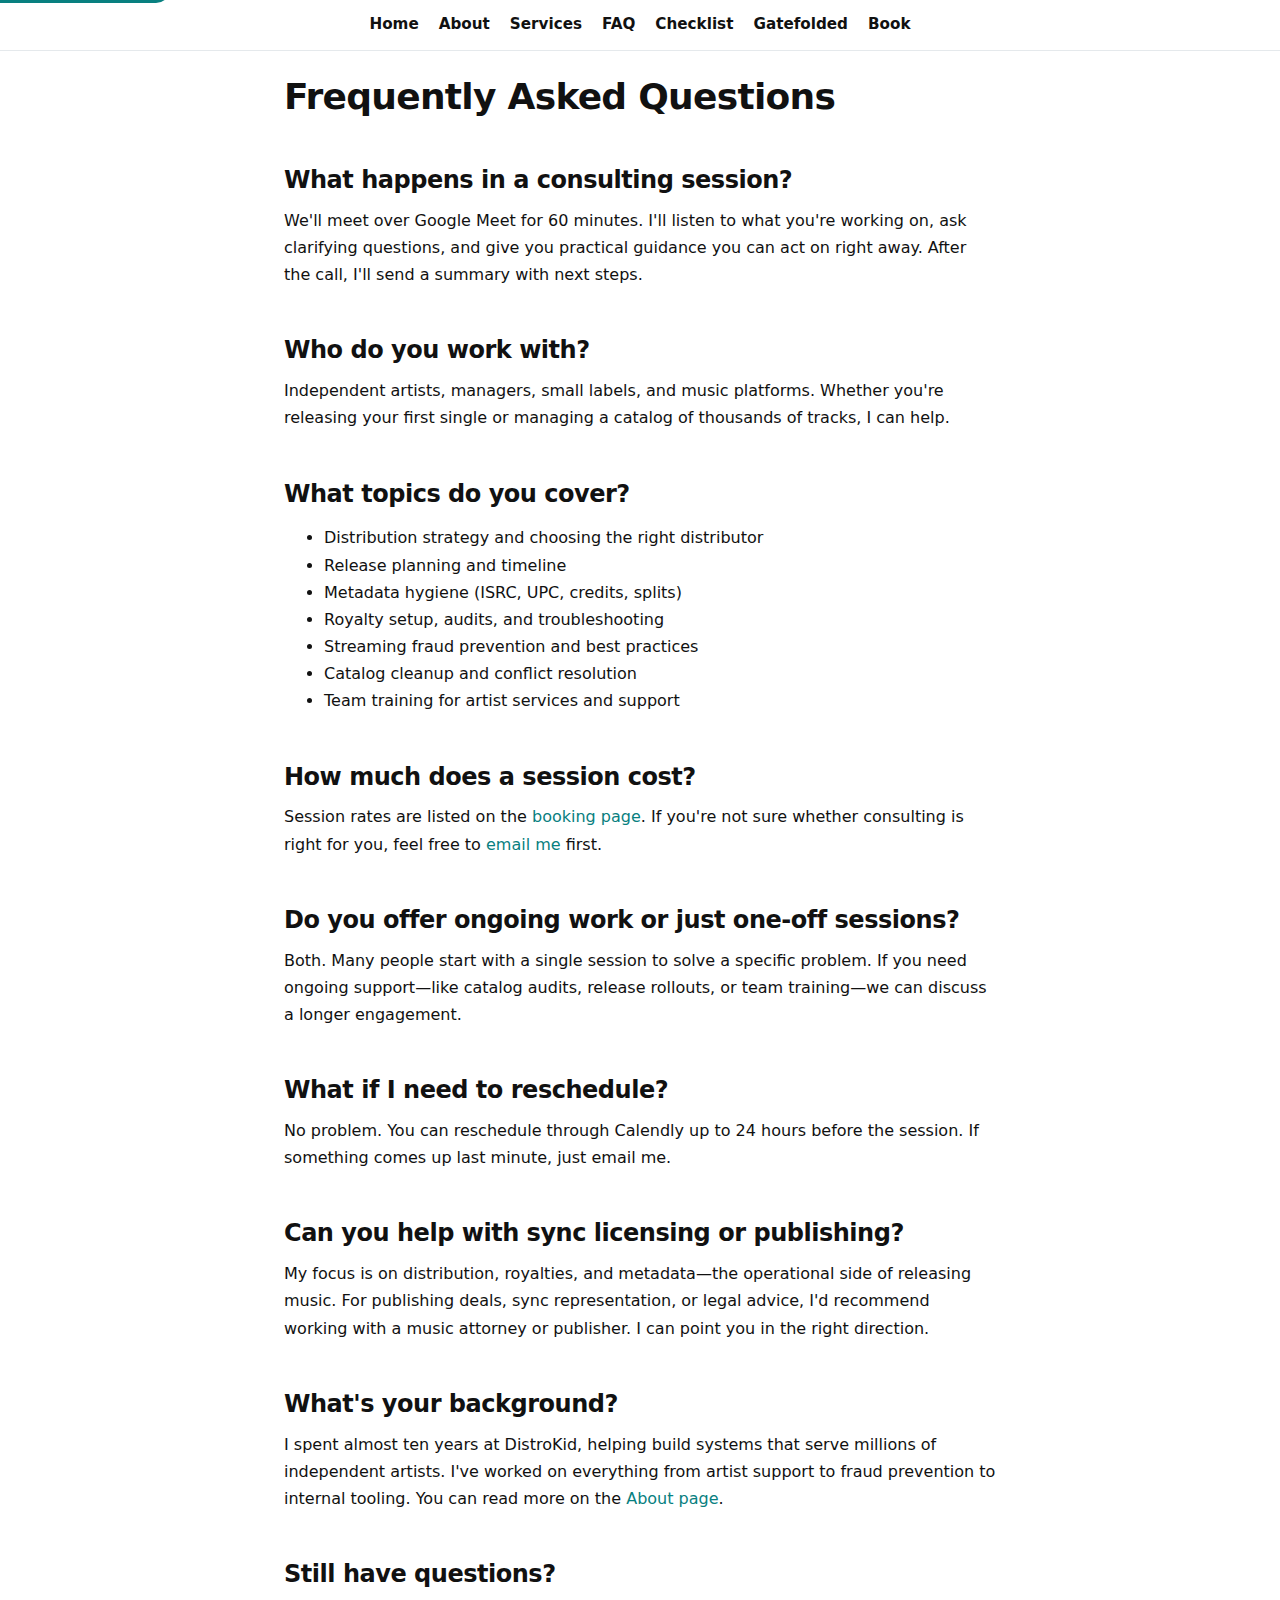
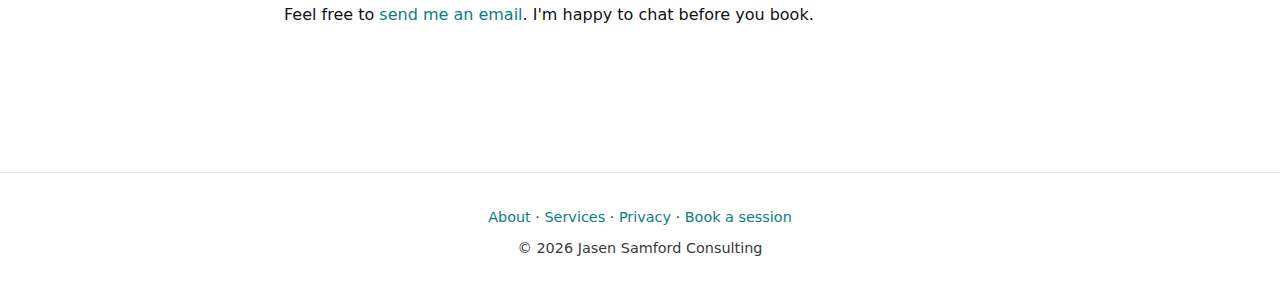
<file: faq/index.html>
<!DOCTYPE html>
<html lang="en">
<head>
  <!-- Google tag (gtag.js) -->
  <script async src="https://www.googletagmanager.com/gtag/js?id=AW-17743416863"></script>
  <script>
    window.dataLayer = window.dataLayer || [];
    function gtag(){dataLayer.push(arguments);}
    gtag('js', new Date());
    gtag('config', 'AW-17743416863');
  </script>

  <meta charset="utf-8" />
  <meta name="viewport" content="width=device-width, initial-scale=1" />
  <meta name="theme-color" content="#0aa2a2" />
  <title>FAQ | Jasen Samford Consulting</title>
  <meta name="description" content="Frequently asked questions about music consulting sessions with Jasen Samford. Learn about rates, session format, and what to expect." />

  <!-- Open Graph -->
  <meta property="og:type" content="website" />
  <meta property="og:url" content="https://jasensamford.com/faq/" />
  <meta property="og:title" content="FAQ | Jasen Samford Consulting" />
  <meta property="og:description" content="Frequently asked questions about music consulting sessions." />
  <meta property="og:image" content="https://jasensamford.com/headshot.png" />

  <!-- Twitter Card -->
  <meta name="twitter:card" content="summary" />
  <meta name="twitter:title" content="FAQ | Jasen Samford Consulting" />
  <meta name="twitter:description" content="Frequently asked questions about music consulting sessions." />
  <meta name="twitter:image" content="https://jasensamford.com/headshot.png" />

  <link rel="icon" type="image/png" href="/favicon.png" />
  <link rel="canonical" href="https://jasensamford.com/faq/" />
  <link rel="preconnect" href="https://plausible.io" />
  <link rel="stylesheet" href="/style.css" />

  <!-- Privacy-friendly analytics by Plausible -->
  <script defer data-domain="jasensamford.com" src="https://plausible.io/js/script.js"></script>

  <!-- FAQ Structured Data -->
  <script type="application/ld+json">
  {
    "@context": "https://schema.org",
    "@type": "FAQPage",
    "mainEntity": [
      {
        "@type": "Question",
        "name": "What happens in a consulting session?",
        "acceptedAnswer": {
          "@type": "Answer",
          "text": "We'll meet over Google Meet for 60 minutes. I'll listen to what you're working on, ask clarifying questions, and give you practical guidance you can act on right away. After the call, I'll send a summary with next steps."
        }
      },
      {
        "@type": "Question",
        "name": "Who do you work with?",
        "acceptedAnswer": {
          "@type": "Answer",
          "text": "Independent artists, managers, small labels, and music platforms. Whether you're releasing your first single or managing a catalog of thousands of tracks, I can help."
        }
      },
      {
        "@type": "Question",
        "name": "What topics do you cover?",
        "acceptedAnswer": {
          "@type": "Answer",
          "text": "Distribution strategy, release planning, metadata and ISRC/UPC management, royalty setup and troubleshooting, streaming fraud prevention, catalog cleanup, and team training for artist services."
        }
      },
      {
        "@type": "Question",
        "name": "How much does a session cost?",
        "acceptedAnswer": {
          "@type": "Answer",
          "text": "Session rates are listed on the booking page. If you're not sure whether consulting is right for you, feel free to email me first."
        }
      }
    ]
  }
  </script>
</head>

<body>
  <a href="#main" class="skip-link">Skip to content</a>
  <div id="nav"></div>
  <script>
    fetch('/nav.html')
      .then(r => r.text())
      .then(html => {
        const nav = document.getElementById('nav');
        nav.innerHTML = html;
        const path = window.location.pathname.replace(/\/+$/, "") || "/";
        nav.querySelectorAll("a").forEach(link => {
          const href = (link.getAttribute("href") || "").replace(/\/+$/, "") || "/";
          if (href === path) {
            link.classList.add("is-current");
            link.setAttribute("aria-current", "page");
          }
        });
      });
  </script>

  <main id="main" class="wrap" style="max-width:760px;">
    <h1>Frequently Asked Questions</h1>

    <section class="section">
      <h2>What happens in a consulting session?</h2>
      <p>We'll meet over Google Meet for 60 minutes. I'll listen to what you're working on, ask clarifying questions, and give you practical guidance you can act on right away. After the call, I'll send a summary with next steps.</p>
    </section>

    <section class="section">
      <h2>Who do you work with?</h2>
      <p>Independent artists, managers, small labels, and music platforms. Whether you're releasing your first single or managing a catalog of thousands of tracks, I can help.</p>
    </section>

    <section class="section">
      <h2>What topics do you cover?</h2>
      <ul>
        <li>Distribution strategy and choosing the right distributor</li>
        <li>Release planning and timeline</li>
        <li>Metadata hygiene (ISRC, UPC, credits, splits)</li>
        <li>Royalty setup, audits, and troubleshooting</li>
        <li>Streaming fraud prevention and best practices</li>
        <li>Catalog cleanup and conflict resolution</li>
        <li>Team training for artist services and support</li>
      </ul>
    </section>

    <section class="section">
      <h2>How much does a session cost?</h2>
      <p>Session rates are listed on the <a href="https://calendly.com/jdsamford/60min" target="_blank" rel="noopener">booking page</a>. If you're not sure whether consulting is right for you, feel free to <a href="mailto:jasen@jasensamford.com">email me</a> first.</p>
    </section>

    <section class="section">
      <h2>Do you offer ongoing work or just one-off sessions?</h2>
      <p>Both. Many people start with a single session to solve a specific problem. If you need ongoing support—like catalog audits, release rollouts, or team training—we can discuss a longer engagement.</p>
    </section>

    <section class="section">
      <h2>What if I need to reschedule?</h2>
      <p>No problem. You can reschedule through Calendly up to 24 hours before the session. If something comes up last minute, just email me.</p>
    </section>

    <section class="section">
      <h2>Can you help with sync licensing or publishing?</h2>
      <p>My focus is on distribution, royalties, and metadata—the operational side of releasing music. For publishing deals, sync representation, or legal advice, I'd recommend working with a music attorney or publisher. I can point you in the right direction.</p>
    </section>

    <section class="section">
      <h2>What's your background?</h2>
      <p>I spent almost ten years at DistroKid, helping build systems that serve millions of independent artists. I've worked on everything from artist support to fraud prevention to internal tooling. You can read more on the <a href="/about/">About page</a>.</p>
    </section>

    <section class="section">
      <h2>Still have questions?</h2>
      <p>Feel free to <a href="mailto:jasen@jasensamford.com">send me an email</a>. I'm happy to chat before you book.</p>
    </section>
  </main>

  <footer>
    <p>
      <a href="/about/">About</a> ·
      <a href="/services/">Services</a> ·
      <a href="/privacy/">Privacy</a> ·
      <a href="https://calendly.com/jdsamford/60min" target="_blank" rel="noopener">Book a session</a>
    </p>
    <p>© 2026 Jasen Samford Consulting</p>
  </footer>
</body>
</html>
</file>
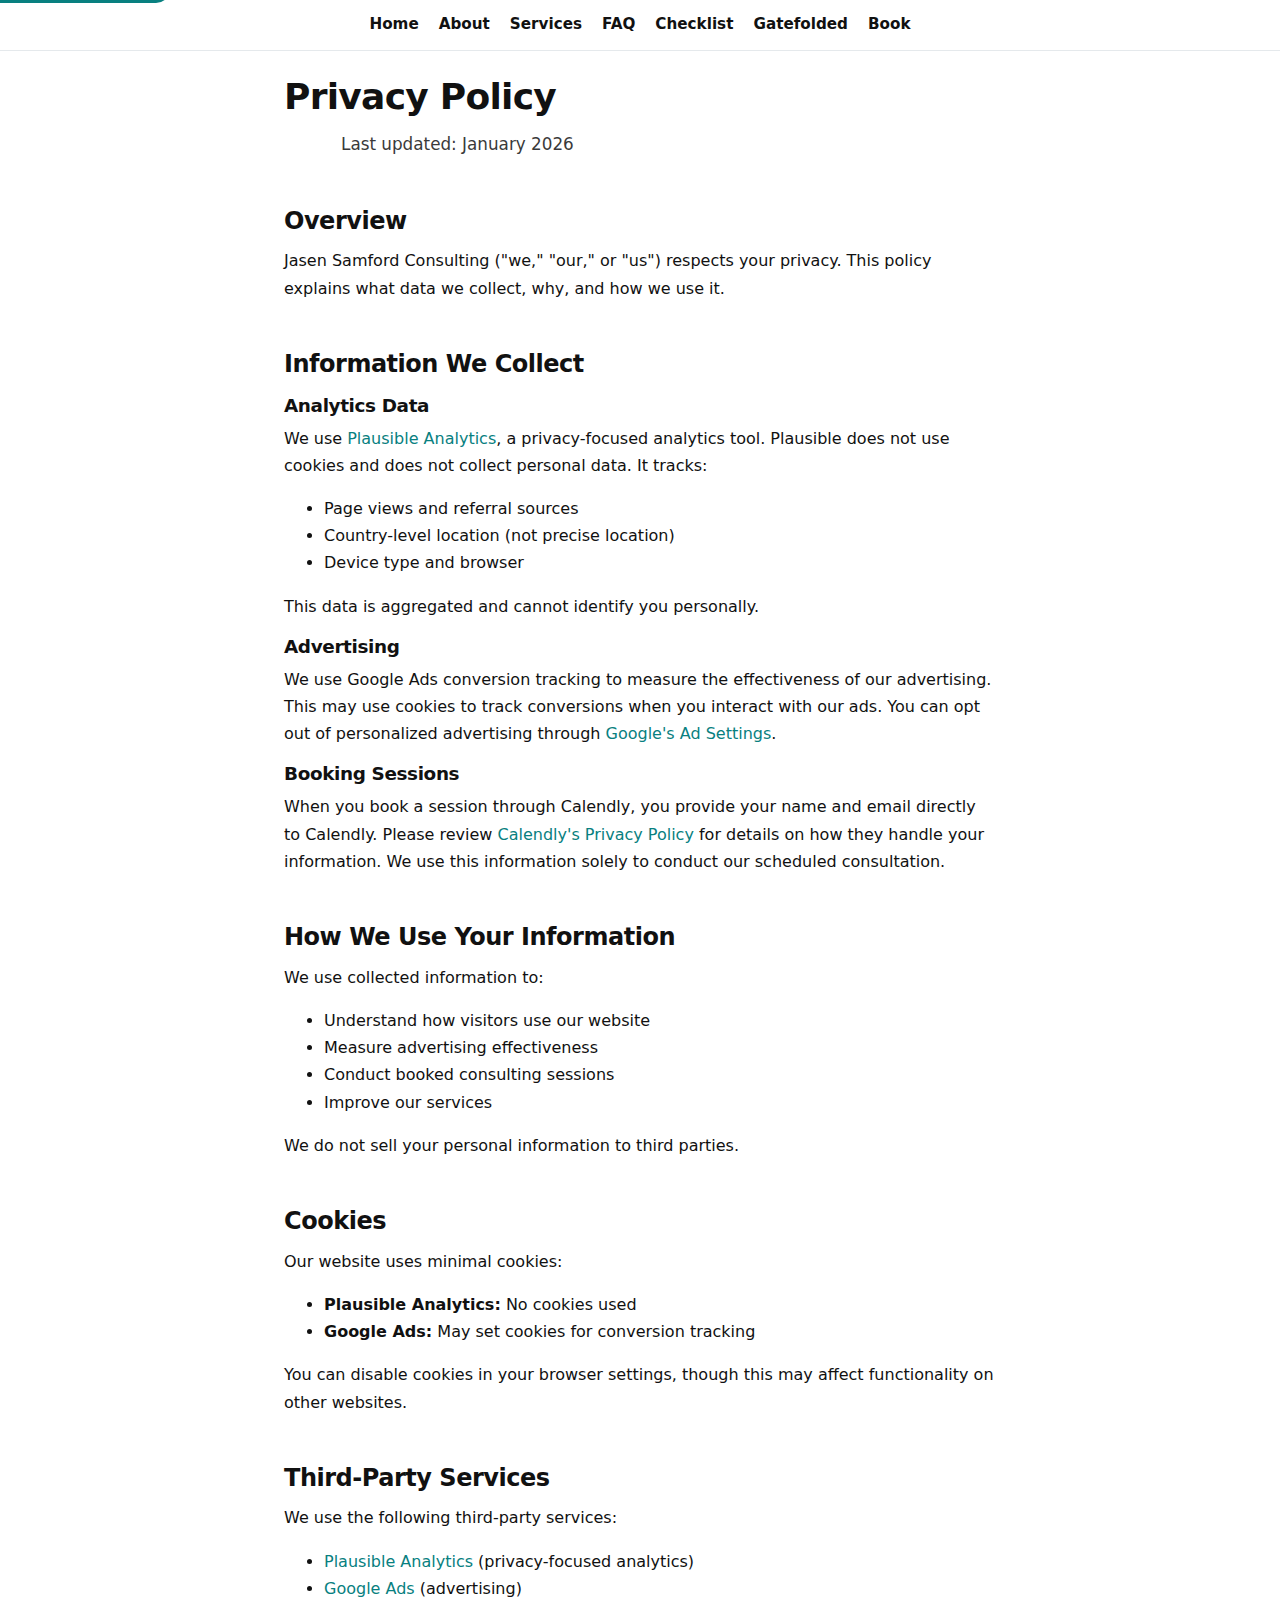
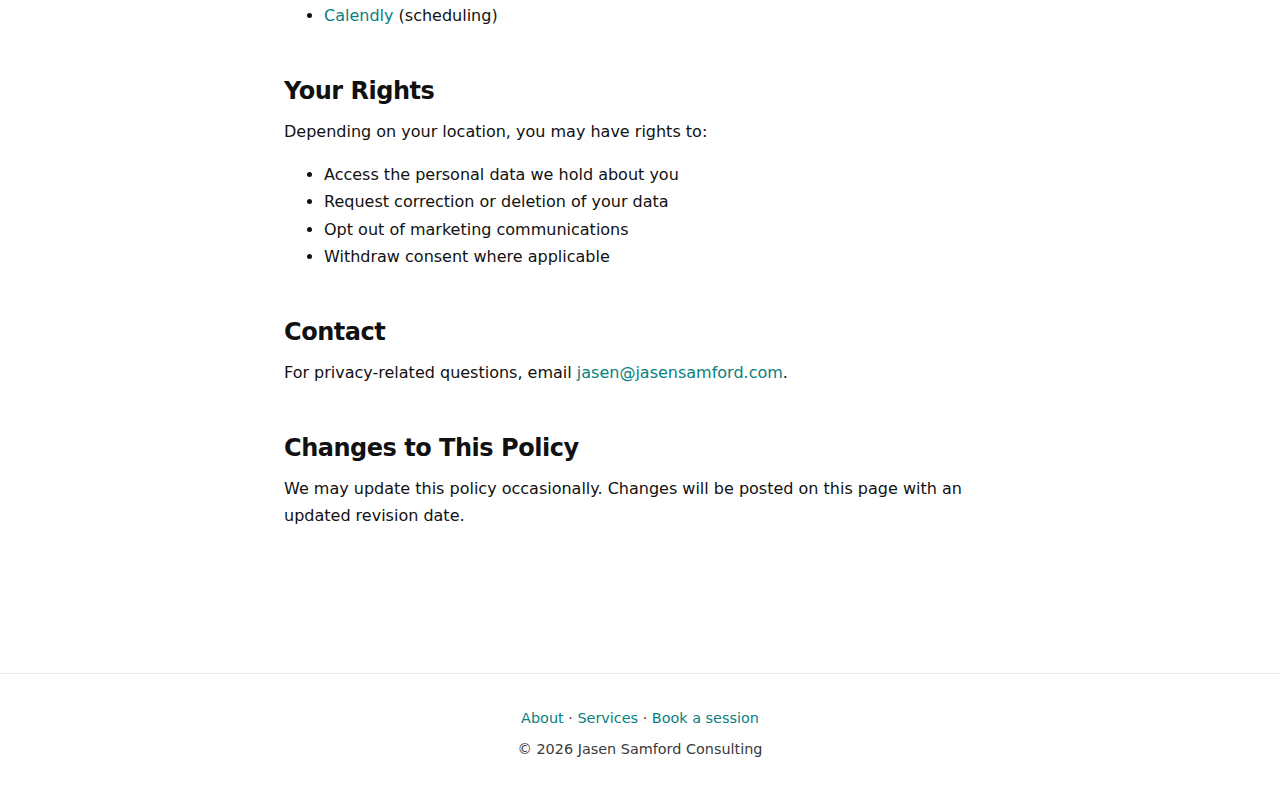
<file: privacy/index.html>
<!DOCTYPE html>
<html lang="en">
<head>
  <meta charset="utf-8" />
  <meta name="viewport" content="width=device-width, initial-scale=1" />
  <title>Privacy Policy | Jasen Samford Consulting</title>
  <meta name="description" content="Privacy policy for Jasen Samford Consulting. Learn how we handle your data." />
  <link rel="icon" type="image/png" href="/favicon.png" />
  <link rel="canonical" href="https://jasensamford.com/privacy/" />
  <link rel="stylesheet" href="/style.css" />
  <script defer data-domain="jasensamford.com" src="https://plausible.io/js/script.js"></script>
</head>

<body>
  <a href="#main" class="skip-link">Skip to content</a>
  <div id="nav"></div>
  <script>
    fetch('/nav.html')
      .then(r => r.text())
      .then(html => {
        const nav = document.getElementById('nav');
        nav.innerHTML = html;
        const path = window.location.pathname.replace(/\/+$/, "") || "/";
        nav.querySelectorAll("a").forEach(link => {
          const href = (link.getAttribute("href") || "").replace(/\/+$/, "") || "/";
          if (href === path) {
            link.classList.add("is-current");
            link.setAttribute("aria-current", "page");
          }
        });
      });
  </script>

  <main id="main" class="wrap" style="max-width:760px;">
    <h1>Privacy Policy</h1>
    <p class="lead" style="text-align:left;">Last updated: January 2026</p>

    <section class="section">
      <h2>Overview</h2>
      <p>Jasen Samford Consulting ("we," "our," or "us") respects your privacy. This policy explains what data we collect, why, and how we use it.</p>
    </section>

    <section class="section">
      <h2>Information We Collect</h2>

      <h3>Analytics Data</h3>
      <p>We use <a href="https://plausible.io" target="_blank" rel="noopener">Plausible Analytics</a>, a privacy-focused analytics tool. Plausible does not use cookies and does not collect personal data. It tracks:</p>
      <ul>
        <li>Page views and referral sources</li>
        <li>Country-level location (not precise location)</li>
        <li>Device type and browser</li>
      </ul>
      <p>This data is aggregated and cannot identify you personally.</p>

      <h3>Advertising</h3>
      <p>We use Google Ads conversion tracking to measure the effectiveness of our advertising. This may use cookies to track conversions when you interact with our ads. You can opt out of personalized advertising through <a href="https://adssettings.google.com" target="_blank" rel="noopener">Google's Ad Settings</a>.</p>

      <h3>Booking Sessions</h3>
      <p>When you book a session through Calendly, you provide your name and email directly to Calendly. Please review <a href="https://calendly.com/privacy" target="_blank" rel="noopener">Calendly's Privacy Policy</a> for details on how they handle your information. We use this information solely to conduct our scheduled consultation.</p>
    </section>

    <section class="section">
      <h2>How We Use Your Information</h2>
      <p>We use collected information to:</p>
      <ul>
        <li>Understand how visitors use our website</li>
        <li>Measure advertising effectiveness</li>
        <li>Conduct booked consulting sessions</li>
        <li>Improve our services</li>
      </ul>
      <p>We do not sell your personal information to third parties.</p>
    </section>

    <section class="section">
      <h2>Cookies</h2>
      <p>Our website uses minimal cookies:</p>
      <ul>
        <li><strong>Plausible Analytics:</strong> No cookies used</li>
        <li><strong>Google Ads:</strong> May set cookies for conversion tracking</li>
      </ul>
      <p>You can disable cookies in your browser settings, though this may affect functionality on other websites.</p>
    </section>

    <section class="section">
      <h2>Third-Party Services</h2>
      <p>We use the following third-party services:</p>
      <ul>
        <li><a href="https://plausible.io/privacy" target="_blank" rel="noopener">Plausible Analytics</a> (privacy-focused analytics)</li>
        <li><a href="https://policies.google.com/privacy" target="_blank" rel="noopener">Google Ads</a> (advertising)</li>
        <li><a href="https://calendly.com/privacy" target="_blank" rel="noopener">Calendly</a> (scheduling)</li>
      </ul>
    </section>

    <section class="section">
      <h2>Your Rights</h2>
      <p>Depending on your location, you may have rights to:</p>
      <ul>
        <li>Access the personal data we hold about you</li>
        <li>Request correction or deletion of your data</li>
        <li>Opt out of marketing communications</li>
        <li>Withdraw consent where applicable</li>
      </ul>
    </section>

    <section class="section">
      <h2>Contact</h2>
      <p>For privacy-related questions, email <a href="mailto:jasen@jasensamford.com">jasen@jasensamford.com</a>.</p>
    </section>

    <section class="section">
      <h2>Changes to This Policy</h2>
      <p>We may update this policy occasionally. Changes will be posted on this page with an updated revision date.</p>
    </section>
  </main>

  <footer>
    <p>
      <a href="/about/">About</a> ·
      <a href="/services/">Services</a> ·
      <a href="https://calendly.com/jdsamford/60min" target="_blank" rel="noopener">Book a session</a>
    </p>
    <p>© 2026 Jasen Samford Consulting</p>
  </footer>
</body>
</html>
</file>
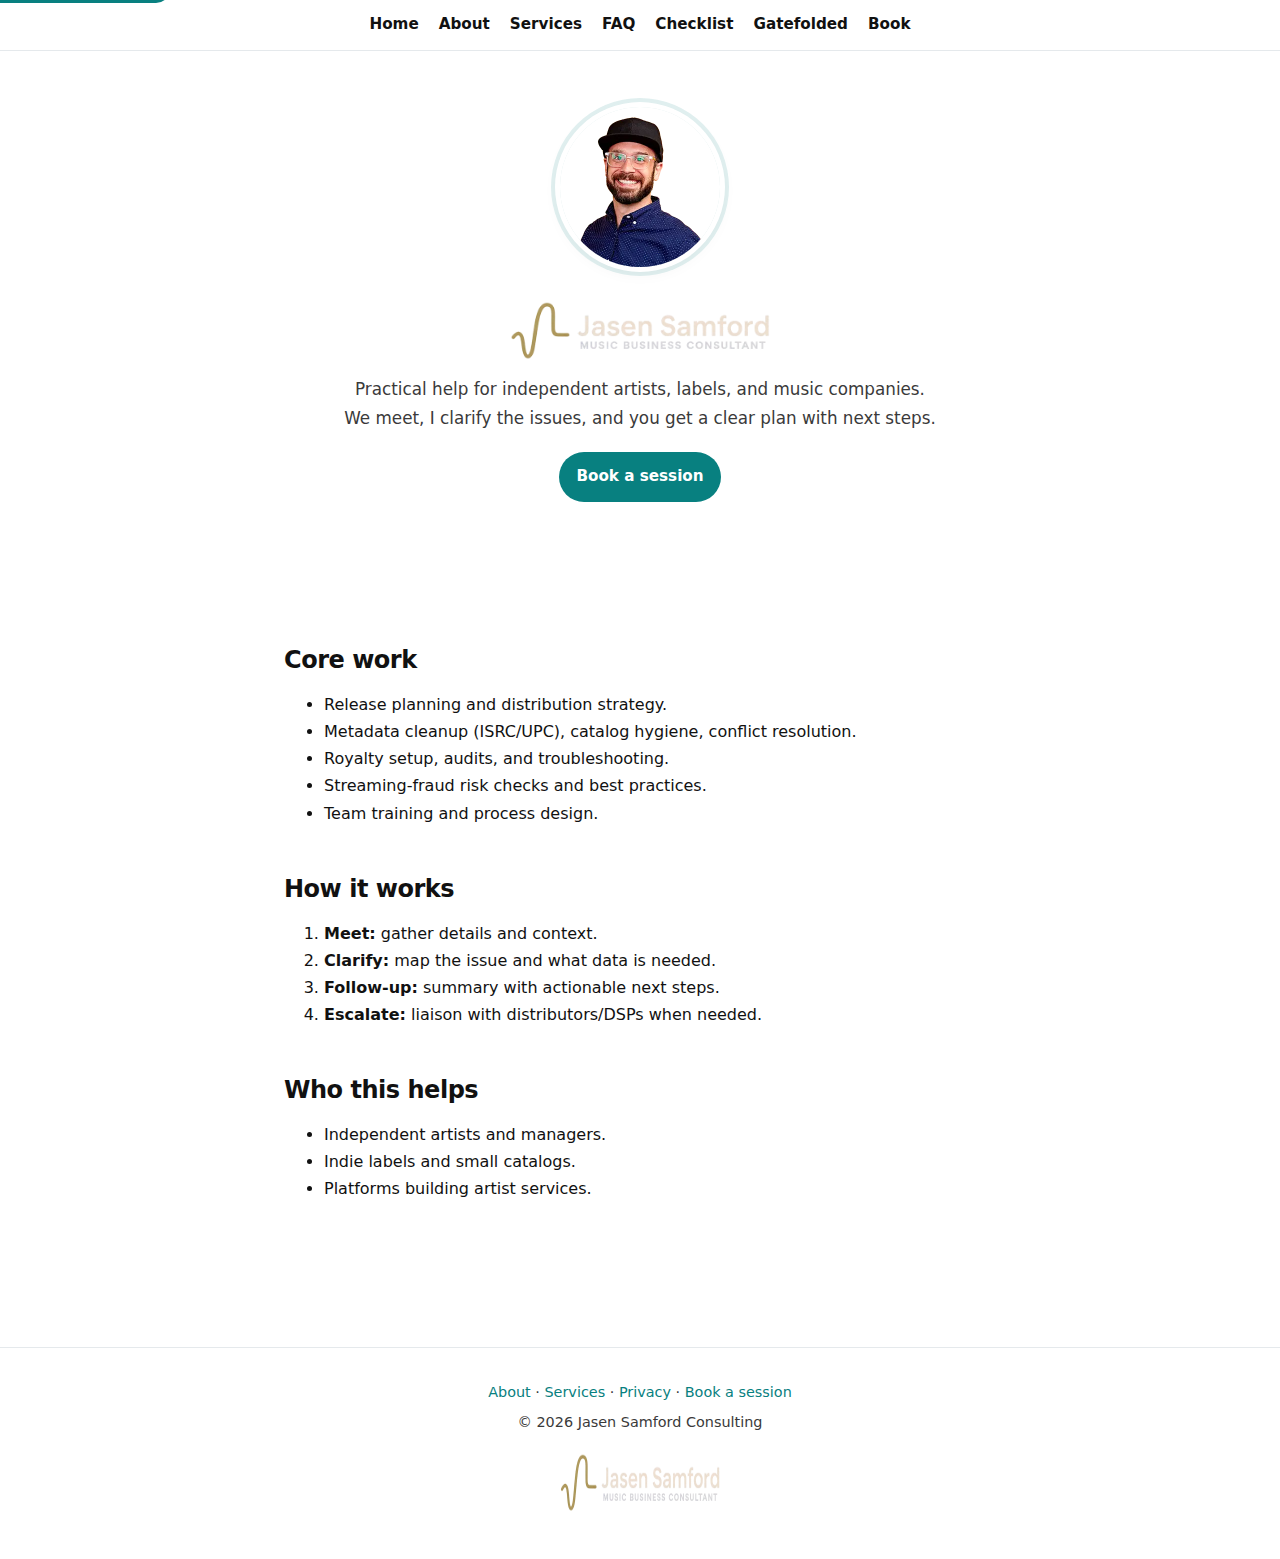
<file: services/index.html>
<!DOCTYPE html>
<html lang="en">
<head>
  <!-- Google tag (gtag.js) -->
  <script async src="https://www.googletagmanager.com/gtag/js?id=AW-17743416863"></script>
  <script>
    window.dataLayer = window.dataLayer || [];
    function gtag(){dataLayer.push(arguments);}
    gtag('js', new Date());
    gtag('config', 'AW-17743416863');
  </script>

  <meta charset="utf-8" />
  <meta name="viewport" content="width=device-width, initial-scale=1, viewport-fit=cover" />
  <meta name="theme-color" content="#088080" />
  <title>Services | Jasen Samford Consulting</title>
  <meta name="description" content="Release planning, metadata cleanup, royalty audits, and streaming-fraud prevention for independent artists, labels, and music platforms." />

  <!-- Open Graph -->
  <meta property="og:type" content="website" />
  <meta property="og:url" content="https://jasensamford.com/services/" />
  <meta property="og:title" content="Services | Jasen Samford Consulting" />
  <meta property="og:description" content="Release planning, metadata cleanup, royalty audits, and streaming-fraud prevention for independent artists, labels, and music platforms." />
  <meta property="og:image" content="https://jasensamford.com/headshot.png" />

  <!-- Twitter Card -->
  <meta name="twitter:card" content="summary" />
  <meta name="twitter:title" content="Services | Jasen Samford Consulting" />
  <meta name="twitter:description" content="Release planning, metadata cleanup, royalty audits, and streaming-fraud prevention for independent artists, labels, and music platforms." />
  <meta name="twitter:image" content="https://jasensamford.com/headshot.png" />

  <link rel="icon" type="image/png" href="/favicon.png" />
  <link rel="canonical" href="https://jasensamford.com/services/" />
  <link rel="preconnect" href="https://plausible.io" />
  <link rel="stylesheet" href="/style.css" />

  <!-- Privacy-friendly analytics by Plausible -->
  <script defer data-domain="jasensamford.com" src="https://plausible.io/js/script.js"></script>
</head>

<body>
  <a href="#main" class="skip-link">Skip to content</a>
  <div id="nav"></div>

  <!-- HERO -->
  <header class="hero">
    <div class="wrap hero-inner">
      <picture class="headshot-wrapper">
        <source srcset="/headshot.webp" type="image/webp" />
        <source srcset="/headshot.png" type="image/png" />
        <img src="/headshot.png" alt="Photo of Jasen Samford" class="headshot" width="320" height="320" />
      </picture>
      <picture class="logo-picture">
        <source id="logo-source-webp" srcset="/logo_drk_bg.webp" type="image/webp" />
        <source id="logo-source-png" srcset="/logo_drk_bg.png" type="image/png" />
        <img id="logo" src="/logo_drk_bg.png" alt="Jasen Samford logo" class="logo" width="260" height="60" />
      </picture>

      <p class="lead">
        Practical help for independent artists, labels, and music companies.
        We meet, I clarify the issues, and you get a clear plan with next steps.
      </p>

      <div class="btn-row">
        <a href="https://calendly.com/jdsamford/60min" class="btn btn-primary" target="_blank" rel="noopener">
          Book a session<span class="sr-only"> (opens in new tab)</span>
        </a>
      </div>
    </div>
  </header>

  <main id="main" class="wrap" style="max-width:760px;">

    <section class="section">
      <h2>Core work</h2>
      <ul>
        <li>Release planning and distribution strategy.</li>
        <li>Metadata cleanup (ISRC/UPC), catalog hygiene, conflict resolution.</li>
        <li>Royalty setup, audits, and troubleshooting.</li>
        <li>Streaming-fraud risk checks and best practices.</li>
        <li>Team training and process design.</li>
      </ul>
    </section>

    <section class="section">
      <h2>How it works</h2>
      <ol>
        <li><strong>Meet:</strong> gather details and context.</li>
        <li><strong>Clarify:</strong> map the issue and what data is needed.</li>
        <li><strong>Follow-up:</strong> summary with actionable next steps.</li>
        <li><strong>Escalate:</strong> liaison with distributors/DSPs when needed.</li>
      </ol>
    </section>

    <section class="section">
      <h2>Who this helps</h2>
      <ul>
        <li>Independent artists and managers.</li>
        <li>Indie labels and small catalogs.</li>
        <li>Platforms building artist services.</li>
      </ul>
    </section>

  </main>

  <footer>
    <p>
      <a href="/about/">About</a> ·
      <a href="/services/">Services</a> ·
      <a href="/privacy/">Privacy</a> ·
      <a href="https://calendly.com/jdsamford/60min" target="_blank" rel="noopener">Book a session<span class="sr-only"> (opens in new tab)</span></a>
    </p>
    <p>&copy; <span class="js-year">2026</span> Jasen Samford Consulting</p>
    <picture class="logo-picture-footer">
      <source id="footer-logo-source-webp" srcset="/logo_drk_bg.webp" type="image/webp" />
      <source id="footer-logo-source-png" srcset="/logo_drk_bg.png" type="image/png" />
      <img id="footer-logo" src="/logo_drk_bg.png" class="logo" alt="Footer logo" width="260" height="60" loading="lazy" />
    </picture>
  </footer>

  <script src="/js/nav.js"></script>
  <script src="/js/theme.js"></script>
</body>
</html>
</file>
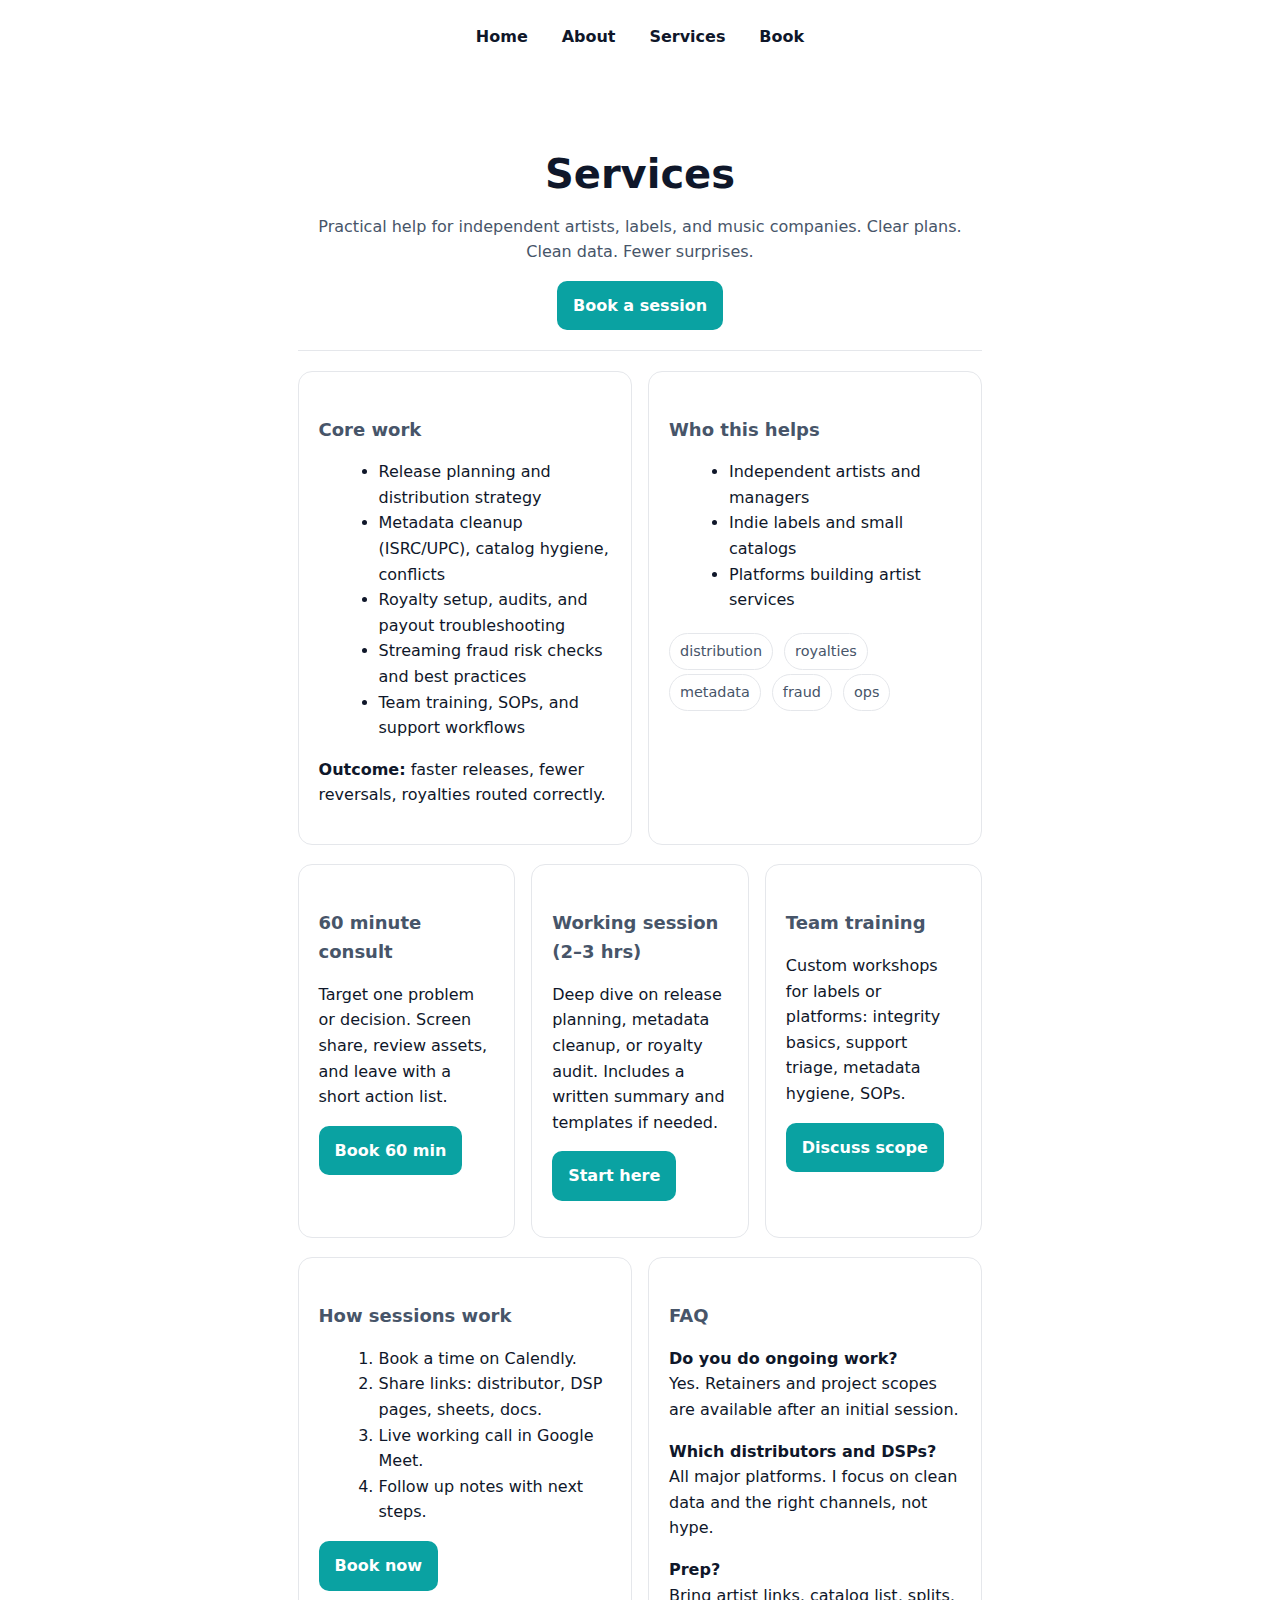
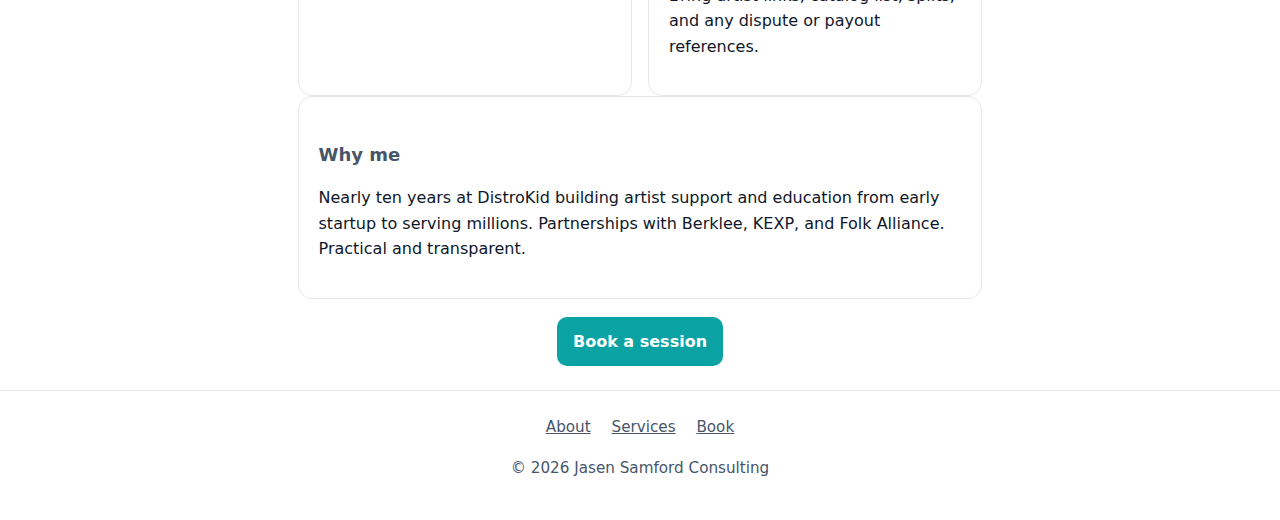
<file: services.html>
<!doctype html>
<html lang="en">
<head>
  <meta charset="utf-8" />
  <meta name="viewport" content="width=device-width, initial-scale=1" />
  <title>Services | Jasen Samford – Music Distribution Consultant</title>
  <meta name="description" content="Hands-on consulting for independent artists, labels, and music companies: release planning, metadata cleanup, royalty audits, streaming fraud prevention, and team training." />
  <link rel="canonical" href="https://jasensamford.com/services.html" />

  <!-- Open Graph -->
  <meta property="og:type" content="website" />
  <meta property="og:title" content="Services | Jasen Samford – Music Distribution Consultant" />
  <meta property="og:description" content="Consulting focused on distribution strategy, royalties, and metadata for independent artists and teams." />
  <meta property="og:url" content="https://jasensamford.com/services.html" />
  <meta property="og:image" content="https://jasensamford.com/assets/social-card.jpg" />

  <!-- Twitter Card -->
  <meta name="twitter:card" content="summary_large_image" />
  <meta name="twitter:title" content="Services | Jasen Samford – Music Distribution Consultant" />
  <meta name="twitter:description" content="Consulting focused on distribution strategy, royalties, and metadata for independent artists and teams." />
  <meta name="twitter:image" content="https://jasensamford.com/assets/social-card.jpg" />

  <!-- JSON-LD: OfferCatalog -->
  <script type="application/ld+json">
  {
    "@context": "https://schema.org",
    "@type": "OfferCatalog",
    "name": "Consulting Services",
    "itemListElement": [
      { "@type": "Offer", "itemOffered": { "@type": "Service", "name": "Release Planning & Distribution Strategy", "serviceType": "Music distribution consulting" } },
      { "@type": "Offer", "itemOffered": { "@type": "Service", "name": "Metadata Cleanup (ISRC/UPC) & Catalog Hygiene", "serviceType": "Metadata and rights" } },
      { "@type": "Offer", "itemOffered": { "@type": "Service", "name": "Royalty Setup, Audits & Troubleshooting", "serviceType": "Royalties" } },
      { "@type": "Offer", "itemOffered": { "@type": "Service", "name": "Streaming Fraud Risk Checks & Best Practices", "serviceType": "Integrity" } },
      { "@type": "Offer", "itemOffered": { "@type": "Service", "name": "Team Training & Process Design", "serviceType": "Operations" } }
    ],
    "url": "https://jasensamford.com/services.html",
    "provider": {
      "@type": "Person",
      "name": "Jasen Samford",
      "url": "https://jasensamford.com/",
      "contactPoint": { "@type": "ContactPoint", "url": "https://calendly.com/jdsamford/60min", "contactType": "Booking" }
    }
  }
  </script>

  <style>
    :root { --max: 72ch; --fg: #0f172a; --muted: #475569; --bg: #ffffff; --accent: #0aa2a2; --line:#e5e7eb; --cardpad:20px; --radius:14px; }
    * { box-sizing: border-box; }
    body { margin: 0; font-family: system-ui, -apple-system, Segoe UI, Roboto, Helvetica, Arial, "Apple Color Emoji", "Segoe UI Emoji"; color: var(--fg); background: var(--bg); line-height: 1.6; }
    header, main, footer { padding: 24px; }
    .wrap { max-width: var(--max); margin: 0 auto; }
    nav { text-align:center; margin-bottom:20px; }
    nav a { margin:0 .9rem; color: var(--fg); text-decoration:none; font-weight:600; }
    nav a:hover { color: var(--accent); }
    h1 { line-height: 1.2; font-size: clamp(2rem, 3.5vw, 2.5rem); margin: 0.2em 0 0.4em; text-align:center; }
    h2 { font-size: 1.125rem; color: var(--muted); font-weight: 600; margin-top: 1.5rem; }
    p { margin: 0 0 1rem; }
    ul { margin: 0 0 1rem 1.25rem; }
    .hero { padding: 24px 0 4px; border-bottom: 1px solid var(--line); text-align:center; }
    .grid { display: grid; gap: 16px; margin-top: 1.2rem; }
    @media (min-width: 880px) { .grid-2 { grid-template-columns: 1fr 1fr; } .grid-3 { grid-template-columns: repeat(3, 1fr); } }
    .card { border: 1px solid var(--line); border-radius: var(--radius); padding: var(--cardpad); }
    .cta { display: inline-block; padding: 12px 16px; border-radius: 10px; background: var(--accent); color: #fff; text-decoration: none; font-weight:600; }
    .cta:hover { filter: brightness(.95); }
    .muted { color: var(--muted); }
    footer { border-top:1px solid var(--line); text-align:center; color: var(--muted); font-size:.95rem; }
    footer a { color:inherit; text-decoration:underline; margin:0 8px; }
    .pill { display:inline-block; border:1px solid var(--line); border-radius:999px; padding:6px 10px; font-size:.9rem; margin:4px 6px 0 0; }
  </style>
</head>
<body>
  <header>
    <div class="wrap">
      <nav>
        <a href="index.html">Home</a>
        <a href="about.html">About</a>
        <a href="services.html" aria-current="page">Services</a>
        <a href="https://calendly.com/jdsamford/60min" target="_blank" rel="noopener">Book</a>
      </nav>
    </div>
  </header>

  <main class="wrap">
    <section class="hero">
      <h1>Services</h1>
      <p class="muted">Practical help for independent artists, labels, and music companies. Clear plans. Clean data. Fewer surprises.</p>
      <p style="margin-top:14px;"><a class="cta" href="https://calendly.com/jdsamford/60min" target="_blank" rel="noopener">Book a session</a></p>
    </section>

    <section class="grid grid-2" aria-labelledby="overview">
      <article class="card" id="overview">
        <h2>Core work</h2>
        <ul>
          <li>Release planning and distribution strategy</li>
          <li>Metadata cleanup (ISRC/UPC), catalog hygiene, conflicts</li>
          <li>Royalty setup, audits, and payout troubleshooting</li>
          <li>Streaming fraud risk checks and best practices</li>
          <li>Team training, SOPs, and support workflows</li>
        </ul>
        <p><strong>Outcome:</strong> faster releases, fewer reversals, royalties routed correctly.</p>
      </article>

      <aside class="card" aria-label="Who this is for">
        <h2>Who this helps</h2>
        <ul>
          <li>Independent artists and managers</li>
          <li>Indie labels and small catalogs</li>
          <li>Platforms building artist services</li>
        </ul>
        <div class="muted">
          <span class="pill">distribution</span>
          <span class="pill">royalties</span>
          <span class="pill">metadata</span>
          <span class="pill">fraud</span>
          <span class="pill">ops</span>
        </div>
      </aside>
    </section>

    <section class="grid grid-3" aria-labelledby="packages">
      <article class="card" id="packages">
        <h2>60 minute consult</h2>
        <p>Target one problem or decision. Screen share, review assets, and leave with a short action list.</p>
        <p><a class="cta" href="https://calendly.com/jdsamford/60min" target="_blank" rel="noopener">Book 60 min</a></p>
      </article>

      <article class="card">
        <h2>Working session (2–3 hrs)</h2>
        <p>Deep dive on release planning, metadata cleanup, or royalty audit. Includes a written summary and templates if needed.</p>
        <p><a class="cta" href="https://calendly.com/jdsamford/60min" target="_blank" rel="noopener">Start here</a></p>
      </article>

      <article class="card">
        <h2>Team training</h2>
        <p>Custom workshops for labels or platforms: integrity basics, support triage, metadata hygiene, SOPs.</p>
        <p><a class="cta" href="https://calendly.com/jdsamford/60min" target="_blank" rel="noopener">Discuss scope</a></p>
      </article>
    </section>

    <section class="grid grid-2" aria-labelledby="process">
      <article class="card" id="process">
        <h2>How sessions work</h2>
        <ol style="margin:0 0 1rem 1.25rem;">
          <li>Book a time on Calendly.</li>
          <li>Share links: distributor, DSP pages, sheets, docs.</li>
          <li>Live working call in Google Meet.</li>
          <li>Follow up notes with next steps.</li>
        </ol>
        <p><a class="cta" href="https://calendly.com/jdsamford/60min" target="_blank" rel="noopener">Book now</a></p>
      </article>

      <article class="card" aria-labelledby="faq">
        <h2 id="faq">FAQ</h2>
        <p><strong>Do you do ongoing work?</strong><br/>Yes. Retainers and project scopes are available after an initial session.</p>
        <p><strong>Which distributors and DSPs?</strong><br/>All major platforms. I focus on clean data and the right channels, not hype.</p>
        <p><strong>Prep?</strong><br/>Bring artist links, catalog list, splits, and any dispute or payout references.</p>
      </article>
    </section>

    <section class="card" aria-labelledby="cred">
      <h2 id="cred">Why me</h2>
      <p>Nearly ten years at DistroKid building artist support and education from early startup to serving millions. Partnerships with Berklee, KEXP, and Folk Alliance. Practical and transparent.</p>
    </section>

    <section style="text-align:center; margin-top:18px;">
      <a class="cta" href="https://calendly.com/jdsamford/60min" target="_blank" rel="noopener">Book a session</a>
    </section>
  </main>

  <footer>
    <div class="wrap">
      <p>
        <a href="about.html">About</a>
        <a href="services.html">Services</a>
        <a href="https://calendly.com/jdsamford/60min" target="_blank" rel="noopener">Book</a>
      </p>
      <p>&copy; <span id="y"></span> Jasen Samford Consulting</p>
    </div>
  </footer>

  <script>document.getElementById('y').textContent = new Date().getFullYear();</script>
</body>
</html>
</file>
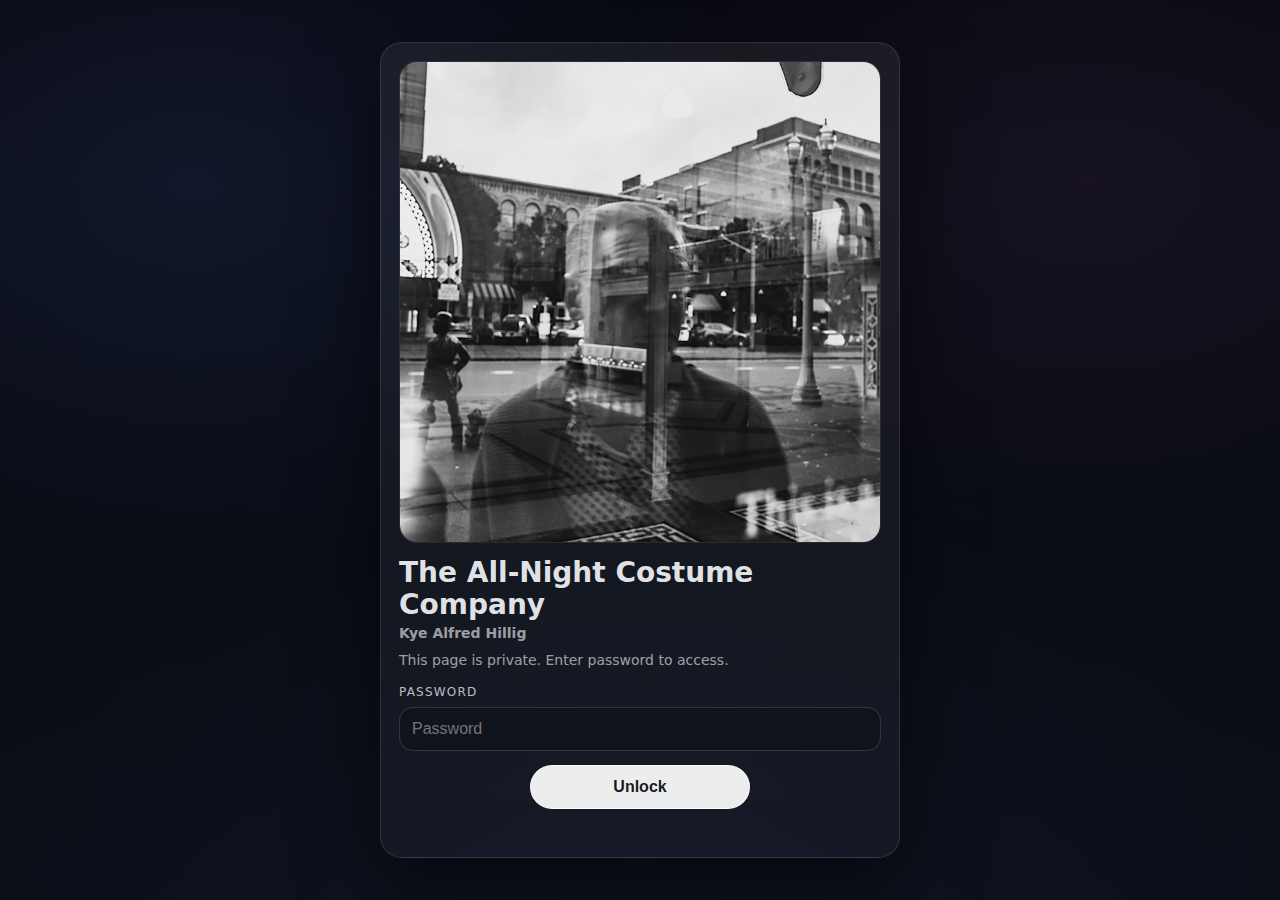
<file: TANCC/index (2).html>
<!doctype html>
<html lang="en">
<head>
  <meta charset="utf-8" />
  <meta name="viewport" content="width=device-width,initial-scale=1,viewport-fit=cover" />
  <title>The All-Night Costume Company - Private preview</title>
  <link rel="stylesheet" href="./styles.css?v=tancc8" />
</head>
<body>
  <main class="page">
    <div class="layout">
      <aside class="side">
        <img class="cover-img" src="./cover.jpg" alt="Cover art" />

        <section class="meta-card">
          <div class="kicker">Private preview</div>
          <h1 class="album-title">The All-Night Costume Company</h1>

          <button id="bioBtn" class="artist-btn" type="button" aria-haspopup="dialog" aria-controls="bioModal">
            <span class="artist-name">Kye Alfred Hillig</span>
            <span class="bio-pill">Bio</span>
          </button>
        </section>
      </aside>

      <section class="player-card">
        <div class="playerbar">
          <div class="transport" aria-label="Player controls">
            <button id="prevBtn" class="btn btn-ghost icon-btn" type="button" aria-label="Previous track">
              <svg viewBox="0 0 24 24" aria-hidden="true" focusable="false">
                <path d="M6 5h2v14H6V5zm3.5 7L18 5v14l-8.5-7z"></path>
              </svg>
            </button>

            <button id="playPauseBtn" class="btn btn-primary icon-btn" type="button" aria-label="Play">
              <svg viewBox="0 0 24 24" aria-hidden="true" focusable="false">
                <path d="M8 5v14l11-7L8 5z"></path>
              </svg>
            </button>

            <button id="nextBtn" class="btn btn-ghost icon-btn" type="button" aria-label="Next track">
              <svg viewBox="0 0 24 24" aria-hidden="true" focusable="false">
                <path d="M16 5h2v14h-2V5zm-1.5 7L6 5v14l8.5-7z"></path>
              </svg>
            </button>
          </div>

          <div id="nowPlaying" class="nowplaying tiny muted"></div>
        </div>

        <div class="seek-wrap" aria-label="Playback progress">
          <input id="seekBar" class="seek" type="range" min="0" max="1" value="0" step="0.1" aria-label="Seek" disabled />
          <div class="seek-times tiny muted">
            <span id="curTime">0:00</span>
            <span id="durTime">0:00</span>
          </div>
        </div>

        <audio id="audio" preload="none"></audio>

        <div class="list-head tiny muted">
          <div>Tracks</div>
          <div class="right">Actions</div>
        </div>

        <ol id="trackList" class="tracks"></ol>

        <div class="hint tiny muted">
          Click a track to play. Use the menu button to open Lyrics / Credits / Notes / Download.
        </div>

        <div class="bottom-actions">
          <a id="zipBtn" class="btn" href="#" download>Download all (ZIP)</a>
          <button id="logoutBtn" class="btn btn-ghost" type="button">Log out</button>
        </div>
      </section>
    </div>
  </main>

  <!-- Track modal -->
  <div id="trackModal" class="modal" aria-hidden="true">
    <div class="modal-overlay" data-close="1"></div>
    <div class="modal-card" role="dialog" aria-modal="true" aria-labelledby="trackModalTitle">
      <div class="modal-head">
        <div>
          <div id="trackModalKicker" class="kicker">Lyrics</div>
          <div id="trackModalTitle" class="modal-title">Track title</div>
        </div>
        <button id="trackModalCloseBtn" class="btn btn-ghost" type="button">Close</button>
      </div>
      <div class="modal-body">
        <pre id="trackModalBody" class="pre"></pre>
      </div>
    </div>
  </div>

  <!-- Bio modal -->
  <div id="bioModal" class="modal" aria-hidden="true">
    <div class="modal-overlay" data-close="1"></div>
    <div class="modal-card" role="dialog" aria-modal="true" aria-labelledby="bioTitle">
      <div class="modal-head">
        <div>
          <div class="kicker">Artist</div>
          <div id="bioTitle" class="modal-title">Kye Alfred Hillig</div>
        </div>
        <button id="bioCloseBtn" class="btn btn-ghost" type="button">Close</button>
      </div>
      <div class="modal-body">
        <pre id="bioBody" class="pre">Kye Alfred Hillig is a Tacoma, Washington songwriter drawn to the city’s grand dysfunction. He’s interested in the parts that don’t get fixed, and maybe shouldn’t. After leaving art school in the early 2000s, he built a life split between social services and songwriting, collecting stories where heartbreak and dark humor sit side by side.

Over the last two decades, he’s been a core voice in multiple Puget Sound projects, including Destruction Island and Pistol For A Paycheck, before committing fully to solo work in 2012.

His songs carry indie rock drive with singer-songwriter clarity and the occasional left turn into alt-pop. They’re direct, unsentimental, and preoccupied with the moral blur of modern life. His upcoming release is his ninth solo album. It’s sharp, restless, and fully alive.</pre>
      </div>
    </div>
  </div>

  <script src="./auth.js?v=tancc8"></script>
  <script src="./player.js?v=tancc8"></script>
</body>
</html>
</file>
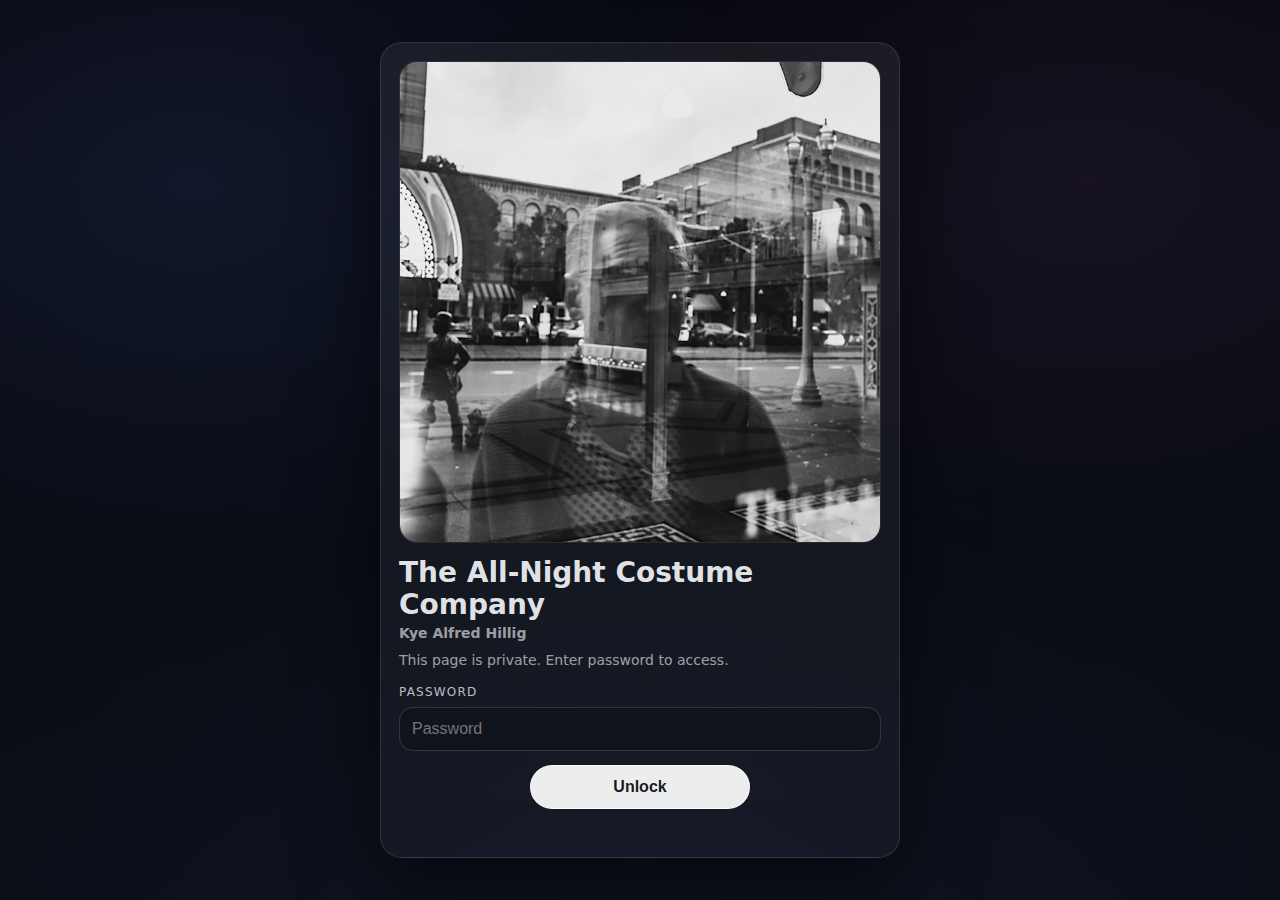
<file: TANCC/login.html>
<!doctype html>
<html lang="en">
<head>
  <meta charset="utf-8" />
  <meta name="viewport" content="width=device-width,initial-scale=1,viewport-fit=cover" />
  <title>Enter password | The All-Night Costume Company</title>

  <link rel="stylesheet" href="./styles.css?v=tancc5" />

  <style>
    :root{
      --bg0:#07090f;
      --bg1:#0b0f18;
      --stroke:rgba(255,255,255,.12);
      --text:rgba(245,247,250,.93);
      --muted:rgba(245,247,250,.62);
      --shadow:0 30px 80px rgba(0,0,0,.55);
      --r:22px;
      --font: ui-sans-serif, system-ui, -apple-system, Segoe UI, Roboto, Helvetica, Arial, sans-serif;
    }

    body.tancc-auth{
      margin:0;
      min-height:100vh;
      font-family:var(--font);
      color:var(--text);
      background:
        radial-gradient(900px 600px at 15% 20%, rgba(60,80,160,.18), transparent 65%),
        radial-gradient(900px 600px at 85% 20%, rgba(130,70,150,.12), transparent 60%),
        radial-gradient(1200px 800px at 50% 100%, rgba(30,40,70,.18), transparent 60%),
        linear-gradient(180deg, var(--bg0), var(--bg1));
      display:flex;
      align-items:center;
      justify-content:center;
      padding:18px;
    }

    .tancc-card{
      width:min(520px, 100%);
      background:linear-gradient(180deg, rgba(255,255,255,.06), rgba(255,255,255,.03));
      border:1px solid var(--stroke);
      border-radius:var(--r);
      box-shadow:var(--shadow);
      padding:18px;
    }

    .tancc-cover{
      border-radius:18px;
      border:1px solid rgba(255,255,255,.10);
      overflow:hidden;
      background:rgba(0,0,0,.20);
      aspect-ratio: 1 / 1;
      display:flex;
      align-items:center;
      justify-content:center;
    }
    .tancc-cover img{
      width:100%;
      height:100%;
      object-fit:cover;
      display:block;
    }

    .tancc-title{
      margin:14px 0 4px;
      font-size:28px;
      line-height:1.15;
      font-weight:800;
    }

    .tancc-artist{
      margin:0 0 10px;
      color:var(--muted);
      font-size:14px;
      font-weight:700;
    }

    .tancc-help{
      margin:0 0 14px;
      color:var(--muted);
      font-size:14px;
      line-height:1.4;
    }

    .tancc-field{
      display:flex;
      flex-direction:column;
      gap:8px;
      margin-top:10px;
    }
    .tancc-field label{
      font-size:12px;
      letter-spacing:.10em;
      opacity:.8;
    }
    .tancc-field input{
      width:100%;
      padding:12px 12px;
      border-radius:14px;
      border:1px solid rgba(255,255,255,.14);
      background:rgba(0,0,0,.20);
      color:var(--text);
      outline:none;
      font-size:16px;
    }
    .tancc-field input:focus{
      border-color:rgba(255,255,255,.28);
    }

    .tancc-actions{
      margin-top:14px;
      display:flex;
      justify-content:center;
    }
    .tancc-btn{
      border:1px solid rgba(255,255,255,.85);
      background:rgba(255,255,255,.92);
      color:rgba(10,12,18,.95);
      padding:12px 18px;
      border-radius:999px;
      font-weight:800;
      cursor:pointer;
      min-width: 220px;
      font-size:16px;
    }
    .tancc-btn:hover{ background:rgba(255,255,255,.98); }
    .tancc-msg{
      margin:12px 0 0;
      min-height:18px;
      text-align:center;
      font-weight:700;
      color:rgba(255,180,180,.95);
    }
  </style>
</head>

<body class="tancc-auth">
  <main class="tancc-card">
    <div class="tancc-cover">
      <img src="./cover.jpg" alt="Album cover" onerror="this.style.display='none'" />
    </div>

    <h1 class="tancc-title">The All-Night Costume Company</h1>
    <p class="tancc-artist">Kye Alfred Hillig</p>
    <p class="tancc-help">This page is private. Enter password to access.</p>

    <form id="authForm" autocomplete="off">
      <div class="tancc-field">
        <label for="pw">PASSWORD</label>
        <input id="pw" type="password" autocomplete="current-password" placeholder="Password" required />
      </div>

      <div class="tancc-actions">
        <button class="tancc-btn" type="submit">Unlock</button>
      </div>

      <p id="authMsg" class="tancc-msg" aria-live="polite"></p>
    </form>
  </main>

  <script src="./auth.js?v=tancc5"></script>
  <script>
    if (window.TANCCAuth?.isAuthed()) location.replace("./");

    const form = document.getElementById("authForm");
    const pw = document.getElementById("pw");
    const msg = document.getElementById("authMsg");

    form.addEventListener("submit", (e) => {
      e.preventDefault();
      msg.textContent = "";
      const ok = window.TANCCAuth?.login(pw.value || "");
      if (ok) location.replace("./");
      else {
        msg.textContent = "wrong password.";
        pw.select();
        pw.focus();
      }
    });
  </script>
</body>
</html>
</file>
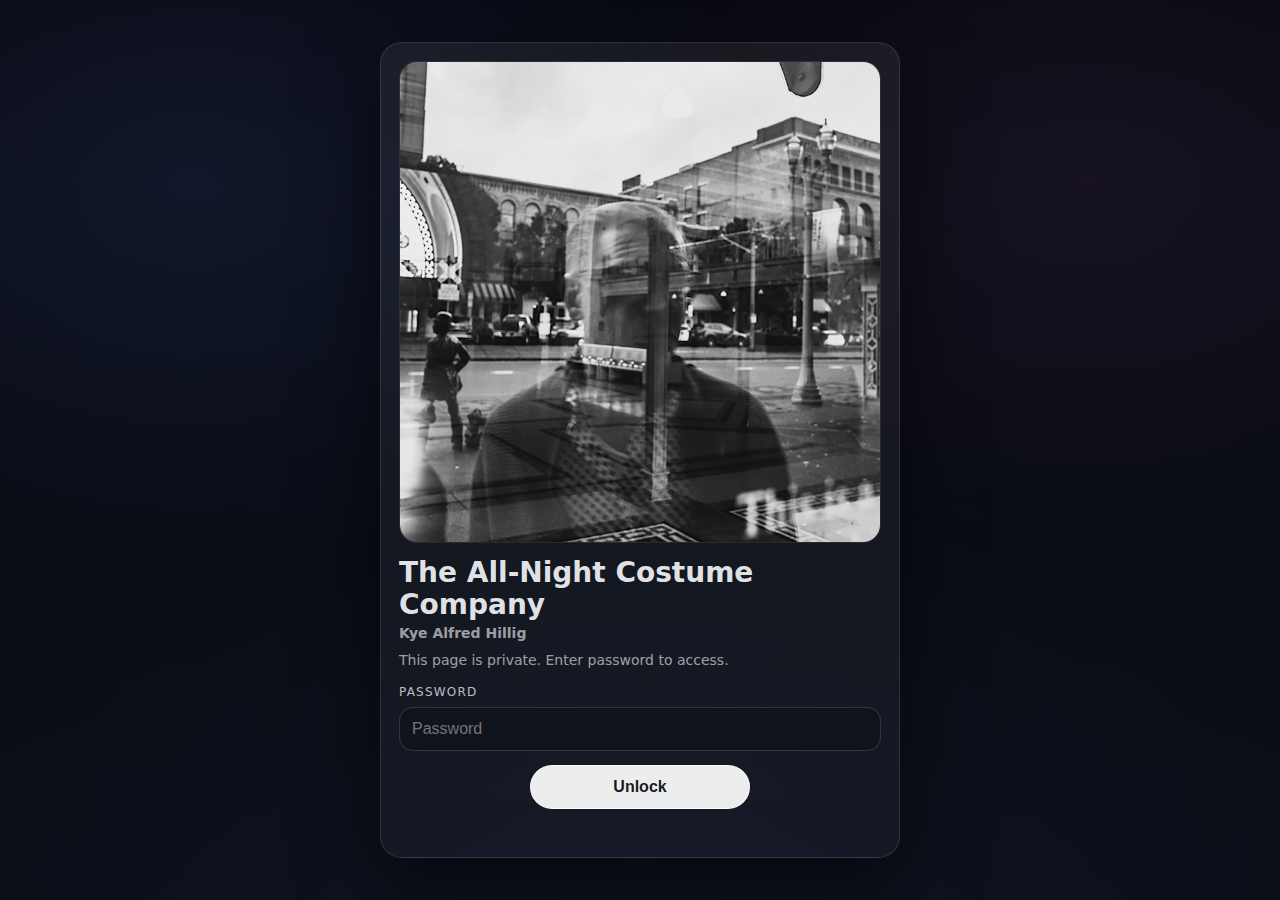
<file: TANCC/player.html>
<!doctype html>
<html lang="en">
<head>
  <meta charset="utf-8" />
  <meta name="viewport" content="width=device-width, initial-scale=1" />
  <title>TANCC – Player</title>

  <!-- cache-bust so you don’t see half-old styling -->
  <link rel="stylesheet" href="styles.css?v=tancc3" />
</head>
<body>
  <main class="wrap">
    <div class="topbar">
      <div>
        <div class="kicker">Private preview</div>
        <h1 class="album">The All-Night Costume Company</h1>

        <button id="bioBtn" class="linklike" type="button" aria-haspopup="dialog" aria-controls="bioModal">
          <span class="artistname">Kye Alfred Hillig</span>
          <span class="bio-pill">Bio</span>
        </button>

        <div class="top-actions">
          <button id="logoutBtn" class="btn btn-ghost" type="button">Log out</button>
        </div>
      </div>

      <div class="actions">
        <a id="zipBtn" class="btn" href="#" download>Download all (ZIP)</a>
      </div>
    </div>

    <section class="grid">
      <div class="art">
        <img src="cover.jpg" alt="Cover art" />
      </div>

      <section class="panel">
        <div class="playerbar">
          <button id="prevBtn" class="btn btn-ghost" type="button">Back</button>
          <button id="playPauseBtn" class="btn" type="button">Play</button>
          <button id="nextBtn" class="btn btn-ghost" type="button">Next</button>

          <div id="nowPlaying" class="nowplaying tiny muted"></div>
        </div>

        <audio id="audio" preload="none" crossorigin="anonymous"></audio>

        <div class="list-head tiny muted">
          <div>Tracks</div>
          <div style="text-align:right;">Actions</div>
        </div>

        <ol id="trackList" class="tracks"></ol>

        <div class="tiny muted" style="margin-top:10px;">
          Click a track to play. Use the caret to open Lyrics / Credits / Notes / Download.
        </div>
      </section>
    </section>
  </main>

  <!-- Track modal -->
  <div id="trackModal" class="modal" aria-hidden="true">
    <div class="modal-overlay" data-close="1"></div>
    <div class="modal-card" role="dialog" aria-modal="true" aria-labelledby="trackModalTitle">
      <div class="modal-head">
        <div>
          <div id="trackModalKicker" class="kicker">Lyrics</div>
          <div id="trackModalTitle" class="title">Track title</div>
        </div>
        <button id="trackModalCloseBtn" class="btn btn-ghost" type="button">Close</button>
      </div>
      <pre id="trackModalBody" class="pre"></pre>
    </div>
  </div>

  <!-- Bio modal -->
  <div id="bioModal" class="modal" aria-hidden="true">
    <div class="modal-overlay" data-close="1"></div>
    <div class="modal-card" role="dialog" aria-modal="true" aria-labelledby="bioTitle">
      <div class="modal-head">
        <div>
          <div class="kicker">Artist</div>
          <div id="bioTitle" class="title">Kye Alfred Hillig</div>
        </div>
        <button id="bioCloseBtn" class="btn btn-ghost" type="button">Close</button>
      </div>
      <pre id="bioBody" class="pre"></pre>
    </div>
  </div>

  <!-- cache-bust JS too -->
  <script src="player.js?v=tancc3"></script>
</body>
</html>
</file>
<file: style.css>
:root {
  --accent:#088080;
  --accent-soft:#e3f5f5;
  --text:#111;
  --muted:#3a3a3a;
  --bg:#ffffff;
  --card:#f8fafb;
  --line:#e5e9ec;
  --radius:14px;
  --shadow:0 4px 18px rgba(0,0,0,.06);
}

@media (prefers-color-scheme: dark) {
  :root {
    --text:#f0f0f0;
    --muted:#a8a8a8;
    --bg:#121212;
    --card:#1e1e1e;
    --line:#333;
    --accent-soft:#1a3a3a;
    --shadow:0 4px 18px rgba(0,0,0,.3);
  }
}

* { box-sizing:border-box; }

html, body {
  margin:0;
  padding:0;
  max-width:100%;
  overflow-x:hidden;
}

html {
  scroll-behavior:smooth;
}

body {
  font-family:system-ui,-apple-system,BlinkMacSystemFont,"Segoe UI",Roboto,Inter,Arial,sans-serif;
  color:var(--text);
  background:var(--bg);
  line-height:1.7;
  -webkit-font-smoothing:antialiased;
  -moz-osx-font-smoothing:grayscale;
}

/* Typographic scale */
h1, h2, h3 {
  line-height:1.2;
  letter-spacing:-0.02em;
}
h1 { font-size:2.25rem; font-weight:800; margin:0 0 0.75rem; }
h2 { font-size:1.5rem;  font-weight:700; margin:1.5rem 0 0.75rem; }
h3 { font-size:1.15rem; font-weight:600; margin:1rem 0 0.5rem; }

p { margin:0 0 1rem; }
p:last-child { margin-bottom:0; }

/* Scroll offset for sticky nav */
[id] {
  scroll-margin-top:4rem;
}

/* Skip to content link for accessibility */
.skip-link {
  position:absolute;
  top:-40px;
  left:0;
  background:var(--accent);
  color:#fff;
  padding:8px 16px;
  z-index:100;
  text-decoration:none;
  font-weight:600;
  border-radius:0 0 var(--radius) 0;
}
.skip-link:focus {
  top:0;
}

/* Visually hidden, accessible to screen readers */
.sr-only {
  position:absolute;
  width:1px;
  height:1px;
  padding:0;
  margin:-1px;
  overflow:hidden;
  clip:rect(0,0,0,0);
  white-space:nowrap;
  border:0;
}

/* Focus states for accessibility */
a:focus-visible,
.btn:focus-visible,
input:focus-visible {
  outline:2px solid var(--accent);
  outline-offset:2px;
}

nav a:focus-visible {
  outline:2px solid var(--accent);
  outline-offset:4px;
  border-radius:4px;
}

/* Reduced motion for users who prefer it */
@media (prefers-reduced-motion: reduce) {
  *,
  *::before,
  *::after {
    animation-duration:0.01ms !important;
    animation-iteration-count:1 !important;
    transition-duration:0.01ms !important;
  }
}

/* Subtle page-load fade-in */
@keyframes fadeUp {
  from { opacity:0; transform:translateY(8px); }
  to   { opacity:1; transform:translateY(0); }
}
main, header.hero {
  animation:fadeUp .4s ease both;
}

a {
  color:var(--accent);
  text-decoration:none;
}
a:hover {
  text-decoration:underline;
}

/* Layout */

.wrap {
  max-width:960px;
  margin:0 auto;
  padding:24px;
}

.page-hero + main.wrap,
main.wrap[style*="max-width"] {
  max-width:760px;
}

/* Footer logo */
.logo-picture-footer {
  display:inline-block;
}
.logo-picture-footer img {
  max-width:160px;
  margin-top:0.75rem;
}

main.wrap {
  padding-bottom:3rem;
}

.section {
  margin:3rem 0;
}

.section-header {
  margin-bottom:1.5rem;
}
.section-title {
  font-size:1.75rem;
  font-weight:800;
  margin:0 0 .25rem;
}
.section-subtitle {
  margin:0;
  color:var(--muted);
  font-size:1rem;
}

.section-kicker {
  font-size:0.8rem;
  text-transform:uppercase;
  letter-spacing:0.08em;
  color:var(--muted);
  margin:0 0 0.25rem;
}

/* -----------------------------------------------------
   NAVIGATION — FIXED FOR MOBILE
----------------------------------------------------- */

#nav {
  position:sticky;
  top:0;
  z-index:40;
}

nav {
  border-bottom:1px solid var(--line);
  background:var(--bg);
  padding:.75rem 1rem;
  display:flex;
  justify-content:center;
  flex-wrap:wrap;
  gap:1.25rem;
  white-space:normal;
  max-width:100%;
}

nav a {
  color:var(--text);
  text-decoration:none;
  font-weight:600;
  font-size:.95rem;
  transition:color .2s ease;
}

nav a:hover {
  color:var(--accent);
}

/* active nav state */
nav a.is-current {
  color:var(--accent);
}
nav a.is-current::after {
  content:"";
  display:block;
  margin:3px auto 0;
  width:100%;
  height:2px;
  border-radius:999px;
  background:var(--accent);
}

/* tighter spacing on very small screens */
@media (max-width:480px) {
  nav {
    gap:.9rem;
    padding:.65rem .5rem;
  }
  nav a {
    font-size:.9rem;
  }
}

/* Responsive typography */
@media (max-width:640px) {
  h1 { font-size:1.75rem; }
  h2 { font-size:1.25rem; }
  .section-title { font-size:1.4rem; }
  .hero-name { font-size:1.5rem; }
  .page-hero-title { font-size:1.5rem; }
  .headshot { width:120px; height:120px; }
}

/* HOME HERO */

header.hero {
  text-align:center;
  padding-top:2rem;
  padding-bottom:1.75rem;
}
.hero-inner {
  max-width:640px;
  margin:0 auto;
}

/* wrapper for headshot <picture> */
.headshot-wrapper {
  display:inline-block;
}

.headshot {
  width:160px;
  height:160px;
  border-radius:50%;
  object-fit:cover;
  object-position:center;
  display:block;
  margin:0 auto 10px;
  box-shadow:
    0 0 0 5px var(--bg),
    0 0 0 9px rgba(8,128,128,.12),
    var(--shadow);
}

.logo {
  display:block;
  max-width:320px;
  margin:16px auto 14px;
}

.hero-name {
  font-size:1.9rem;
  font-weight:800;
  margin:0;
}
.lead {
  font-size:1.05rem;
  color:var(--muted);
  margin:.5rem auto 1.25rem;
  max-width:56ch;
  text-align:center;
}

/* Buttons */

.btn {
  appearance:none;
  border:0;
  cursor:pointer;
  display:inline-flex;
  align-items:center;
  justify-content:center;
  padding:.75rem 1.1rem;
  border-radius:999px;
  font-weight:600;
  text-decoration:none;
  transition:.18s ease;
  font-size:.95rem;
}
.btn-primary {
  background:var(--accent);
  color:#fff;
}
.btn-primary:hover {
  transform:translateY(-1px);
  filter:brightness(.95);
}
.btn-ghost {
  background:var(--card);
  border:1px solid var(--line);
  color:var(--text);
}
.btn-ghost:hover {
  background:var(--accent-soft);
  border-color:var(--accent);
  color:var(--accent);
  text-decoration:none;
  transform:translateY(-1px);
}
.btn-row {
  display:flex;
  gap:.7rem;
  justify-content:center;
  flex-wrap:wrap;
  margin:.8rem 0 1.25rem;
}

/* Cards & grids */

.grid {
  display:grid;
  gap:1rem;
}
@media (min-width:820px) {
  .grid-2 { grid-template-columns:1fr 1fr; }
  .grid-3 { grid-template-columns:repeat(3,1fr); }
}

.card {
  background:var(--card);
  border:1px solid var(--line);
  border-radius:var(--radius);
  padding:1.25rem 1.4rem;
  box-shadow:var(--shadow);
  transition:transform .2s ease, box-shadow .2s ease;
}
.card:hover {
  transform:translateY(-2px);
  box-shadow:0 8px 24px rgba(0,0,0,.1);
}
@media (prefers-color-scheme: dark) {
  .card:hover {
    box-shadow:0 8px 24px rgba(0,0,0,.3);
  }
}
.card-title {
  margin:0 0 .4rem;
  font-weight:700;
  font-size:1.05rem;
}
.card-muted {
  font-size:.95rem;
  color:var(--muted);
}

/* Testimonials */

.testimonials {
  margin-top:3rem;
}
.testimonials h2 {
  text-align:center;
  margin-bottom:1.4rem;
}
.testimonials-grid {
  display:grid;
  gap:1rem;
}
@media (min-width:560px) and (max-width:819px) {
  .testimonials-grid {
    grid-template-columns:repeat(2,1fr);
  }
}
@media (min-width:820px) {
  .testimonials-grid {
    grid-template-columns:repeat(3,1fr);
  }
}
.testimonial {
  background:var(--card);
  border:1px solid var(--line);
  border-left:4px solid var(--accent);
  border-radius:var(--radius);
  padding:1.05rem 1.1rem;
  margin:0;
  position:relative;
  font-style:italic;
  color:var(--text);
  box-shadow:var(--shadow);
}
.testimonial p {
  margin:0;
}
.testimonial::before {
  content:"“";
  position:absolute;
  left:10px;
  top:4px;
  font-size:2rem;
  line-height:1;
  color:var(--accent);
  opacity:.2;
}
.testimonial::after {
  content:"”";
  position:absolute;
  right:10px;
  bottom:4px;
  font-size:2rem;
  line-height:1;
  color:var(--accent);
  opacity:.2;
}
.testimonial-footer {
  display:block;
  margin-top:.6rem;
  font-style:normal;
  font-weight:600;
  font-size:.85rem;
  color:var(--muted);
}
.testimonial-footer:empty {
  display:none;
}

/* Page hero (About / Services) */

.page-hero {
  text-align:center;
  padding-top:2rem;
  padding-bottom:1rem;
}
.page-hero-inner {
  max-width:640px;
  margin:0 auto;
}
.page-hero .headshot {
  margin-bottom:12px;
}
.page-hero-title {
  font-size:1.8rem;
  font-weight:800;
  margin:0 0 .25rem;
}
.page-hero-subtitle {
  margin:0;
  color:var(--muted);
}

/* Tag rows */

.tag-row {
  display:flex;
  flex-wrap:wrap;
  gap:0.4rem;
  margin-top:0.75rem;
  font-size:0.85rem;
}
.tag-pill {
  padding:0.15rem 0.6rem;
  border-radius:999px;
  border:1px solid var(--line);
  background:var(--bg);
  color:var(--muted);
}

/* Footer */

footer {
  border-top:1px solid var(--line);
  margin-top:3rem;
  padding:2rem 1rem 1.5rem;
  color:var(--muted);
  font-size:.9rem;
  text-align:center;
}
footer p {
  margin:0 0 0.4rem;
}
footer a {
  color:var(--accent);
}

/* CHECKLIST PAGE */

.checklist-main {
  max-width:720px;
  margin:3rem auto 4rem;
  padding:0 1.5rem 3rem;
}
.checklist-main h1 {
  font-size:2.2rem;
  margin-bottom:0.5rem;
}
.page-intro {
  margin-bottom:2rem;
  font-size:1rem;
  line-height:1.5;
  color:var(--muted);
}
.checklist-main section {
  margin-bottom:2.5rem;
  padding:1.25rem 1rem 1rem;
  border-radius:8px;
  background:var(--card);
}
.checklist-main section h2 {
  margin:0 0 0.75rem;
  font-size:1.15rem;
}
.checklist-main section ul {
  list-style:none;
  padding-left:0;
  margin:0;
}
.checklist-main section li {
  margin-bottom:0.45rem;
}
.checklist-main label {
  cursor:pointer;
  display:flex;
  gap:0.5rem;
  align-items:flex-start;
  font-size:0.98rem;
  line-height:1.4;
}
.checklist-main label span {
  flex:1;
}
.checklist-main input[type="checkbox"] {
  margin-top:0.2rem;
  accent-color:var(--accent);
  width:1.1em;
  height:1.1em;
  flex-shrink:0;
}
.checklist-main label:has(input:checked) span {
  text-decoration:line-through;
  opacity:0.55;
}

/* Checklist chips */

.checklist-nav {
  display:grid;
  grid-template-columns:repeat(auto-fit, minmax(140px, 1fr));
  gap:0.75rem 1rem;
  max-width:720px;
  margin:0 auto 2rem;
  padding:0.75rem 0 1.25rem;
}

.checklist-nav a {
  display:flex;
  justify-content:center;
  padding:0.45rem 1rem;
  border-radius:999px;
  border:1px solid var(--line);
  background:var(--bg);
  font-size:0.85rem;
  font-weight:500;
  color:var(--muted);
  white-space:nowrap;
}
.checklist-nav a:hover {
  background:var(--accent-soft);
  border-color:var(--accent);
  color:var(--accent);
  text-decoration:none;
}

/* FAQ PAGE */

.faq-main details {
  border:1px solid var(--line);
  border-radius:var(--radius);
  background:var(--card);
  margin-bottom:0.75rem;
  overflow:hidden;
}
.faq-main details[open] {
  box-shadow:var(--shadow);
}
.faq-main summary {
  cursor:pointer;
  padding:1rem 1.2rem;
  font-weight:700;
  font-size:1.05rem;
  list-style:none;
  display:flex;
  justify-content:space-between;
  align-items:center;
  gap:1rem;
}
.faq-main summary::-webkit-details-marker {
  display:none;
}
.faq-main summary::after {
  content:"+";
  font-size:1.3rem;
  font-weight:400;
  color:var(--muted);
  flex-shrink:0;
  transition:transform .2s ease;
}
.faq-main details[open] summary::after {
  content:"\2212";
}
.faq-main details p,
.faq-main details ul {
  padding:0 1.2rem 1rem;
  margin:0;
}
.faq-main details ul {
  padding-bottom:1rem;
  padding-left:2.2rem;
}

/* Home / page spacing adjustments */
.home-hero + .section {
  margin-top:1.25rem;
}
.page-hero + main.wrap {
  margin-top:0.5rem;
}
</file>
<file: TANCC/styles.css>
:root{
  --bg0:#07090f;
  --bg1:#0b0f18;

  --card:rgba(255,255,255,.05);
  --stroke:rgba(255,255,255,.10);

  --text:rgba(245,247,250,.93);
  --muted:rgba(245,247,250,.60);

  --shadow:0 20px 60px rgba(0,0,0,.55);

  --r-lg:20px;
  --r-md:14px;

  --font: ui-sans-serif, system-ui, -apple-system, Segoe UI, Roboto, Helvetica, Arial, sans-serif;
  --modalBody: ui-serif, Georgia, Cambria, "Times New Roman", Times, serif;
}

*{ box-sizing:border-box; }
html, body{ height:100%; }
body{
  margin:0;
  font-family:var(--font);
  color:var(--text);
  background:
    radial-gradient(900px 600px at 15% 20%, rgba(60,80,160,.18), transparent 65%),
    radial-gradient(900px 600px at 85% 20%, rgba(130,70,150,.12), transparent 60%),
    radial-gradient(1200px 800px at 50% 100%, rgba(30,40,70,.18), transparent 60%),
    linear-gradient(180deg, var(--bg0), var(--bg1));
}

/* Buttons */
.btn{
  border:1px solid rgba(255,255,255,.10);
  background:rgba(255,255,255,.06);
  color:var(--text);
  padding:10px 14px;
  border-radius:12px;
  font-weight:650;
  cursor:pointer;
  text-decoration:none;
  display:inline-flex;
  align-items:center;
  justify-content:center;
  user-select:none;
  white-space:nowrap;
}
.btn:hover{ background:rgba(255,255,255,.09); }
.btn:active{ transform:translateY(1px); }

.btn-ghost{
  background:rgba(255,255,255,.03);
}
.btn-ghost:hover{ background:rgba(255,255,255,.07); }

.btn-primary{
  background:rgba(255,255,255,.90);
  color:rgba(10,12,18,.95);
  border-color:rgba(255,255,255,.85);
}
.btn-primary:hover{ background:rgba(255,255,255,.96); }

.muted{ color:var(--muted); }
.tiny{ font-size:12px; }

/* Layout */
.page{ padding:22px 18px 40px; }

.layout{
  max-width:1100px;
  margin:0 auto;
  display:grid;
  grid-template-columns:420px 1fr;
  gap:18px;
  align-items:start;
}

.cover-img{
  width:100%;
  display:block;
  border-radius:var(--r-lg);
  box-shadow:var(--shadow);
  border:1px solid rgba(255,255,255,.10);
}

.meta-card{
  margin-top:14px;
  background:linear-gradient(180deg, rgba(255,255,255,.06), rgba(255,255,255,.03));
  border:1px solid rgba(255,255,255,.10);
  border-radius:var(--r-lg);
  box-shadow:var(--shadow);
  padding:14px;
}

.kicker{
  font-size:12px;
  letter-spacing:.12em;
  opacity:.75;
}

/* Keep title on one line on desktop */
.album-title{
  margin:6px 0 8px;
  font-size:24px;
  line-height:1.15;
  font-weight:850;
  white-space:nowrap;
  overflow:hidden;
  text-overflow:ellipsis;
}

.artist-btn{
  border:0;
  background:transparent;
  color:var(--text);
  padding:0;
  display:inline-flex;
  align-items:center;
  gap:10px;
  cursor:pointer;
  font-weight:800;
  font-size:14px;
}

.bio-pill{
  border:1px solid rgba(255,255,255,.12);
  background:rgba(255,255,255,.06);
  padding:6px 10px;
  border-radius:999px;
  font-weight:800;
  font-size:12px;
}
.artist-btn:hover .bio-pill{ background:rgba(255,255,255,.10); }

/* Sticky side on desktop */
@media (min-width: 981px){
  .side{
    position: sticky;
    top: 22px;
    align-self: start;
  }
}

/* Player card */
.player-card{
  background:linear-gradient(180deg, rgba(255,255,255,.05), rgba(255,255,255,.03));
  border:1px solid rgba(255,255,255,.10);
  border-radius:var(--r-lg);
  box-shadow:var(--shadow);
  padding:14px;
}

.playerbar{
  display:flex;
  gap:10px;
  align-items:center;
}

.transport{
  display:flex;
  gap:10px;
  align-items:center;
}

.icon-btn{
  width:44px;
  height:44px;
  padding:0;
  border-radius:999px;
}

.icon-btn svg{
  width:20px;
  height:20px;
  display:block;
  fill:currentColor;
}

.seek-wrap{
  padding:10px 0 12px;
  border-bottom:1px solid rgba(255,255,255,.08);
  margin-bottom:12px;
}

.seek{
  width:100%;
  appearance:none;
  -webkit-appearance:none;
  height:6px;
  border-radius:999px;
  background:rgba(255,255,255,.14);
  outline:none;
}

.seek:disabled{
  opacity:.5;
  cursor:not-allowed;
}

.seek::-webkit-slider-thumb{
  -webkit-appearance:none;
  appearance:none;
  width:16px;
  height:16px;
  border-radius:999px;
  background:rgba(255,255,255,.90);
  border:1px solid rgba(0,0,0,.25);
  cursor:pointer;
}

.seek::-moz-range-thumb{
  width:16px;
  height:16px;
  border-radius:999px;
  background:rgba(255,255,255,.90);
  border:1px solid rgba(0,0,0,.25);
  cursor:pointer;
}

.seek-times{
  margin-top:6px;
  display:flex;
  justify-content:space-between;
}

.nowplaying{
  margin-left:auto;
  text-align:right;
  min-width: 180px;
}

.list-head{
  display:flex;
  justify-content:space-between;
  opacity:.85;
  padding:2px 2px 10px;
}
.list-head .right{ text-align:right; }

/* Tracks */
.tracks{
  list-style:none;
  padding:0;
  margin:0;
  display:flex;
  flex-direction:column;
  gap:10px;
}

.track-row{
  position:relative;
  border:1px solid rgba(255,255,255,.08);
  background:rgba(0,0,0,.12);
  border-radius:14px;
  overflow:hidden;
}
.track-row.active{
  border-color:rgba(255,255,255,.16);
  background:rgba(255,255,255,.05);
}

.track-main{
  width:100%;
  text-align:left;
  border:0;
  background:transparent;
  color:var(--text);
  padding:12px 54px 12px 12px;
  cursor:pointer;
}
.track-main:hover{ background:rgba(255,255,255,.04); }

.track-title{
  font-weight:820;
  font-size:14px;
  display:flex;
  gap:8px;
  align-items:baseline;
}
.track-num{
  opacity:.85;
  min-width:28px;
  display:inline-block;
}
.track-sub{ margin-top:2px; font-size:12px; }

/* Keep the menu button vertically aligned even if the subtitle line is hidden */
.track-actions {
  position: absolute;
  right: 10px;
  top: 50%;
  transform: translateY(-50%);
}

.track-actions .caret-btn {
  background: none;
  border: none;
  color: #fff;
  font-size: 20px;
  cursor: pointer;
  opacity: 0.8;
  transition: opacity 0.2s;
  line-height: 1;
}

.track-actions .caret-btn:hover {
  opacity: 1;
}


.track-actions button:hover {
  opacity: 1;
}


/* When the row is expanded, keep it up by the title (optional, but looks better) */
.track-row.open .track-actions{
  top:10px;
  transform:none;
}


.caret-btn{
  width:36px;
  height:36px;
  border-radius:999px;
  border:1px solid rgba(255,255,255,.10);
  background:rgba(255,255,255,.04);
  color:var(--text);
  cursor:pointer;
  display:flex;
  align-items:center;
  justify-content:center;
}
.caret-btn:hover{ background:rgba(255,255,255,.07); }
.caret{ font-size:16px; line-height:1; opacity:.9; }

.drawer{ display:none; padding:0 12px 12px; }
.track-row.open .drawer{ display:block; }

.drawer-buttons{
  display:flex;
  gap:10px;
  flex-wrap:wrap;
  padding-top:10px;
}

.action-btn{
  border:1px solid rgba(255,255,255,.10);
  background:rgba(255,255,255,.06);
  color:var(--text);
  border-radius:999px;
  padding:8px 12px;
  font-weight:780;
  font-size:13px;
  cursor:pointer;
  min-width:110px;
  text-align:center;
  display:inline-flex;
  align-items:center;
  justify-content:center;
}
.action-btn:hover{ background:rgba(255,255,255,.09); }
.action-download{
  background:rgba(255,255,255,.12);
  border-color:rgba(255,255,255,.14);
}

.hint{
  margin-top:12px;
  font-size:12px;
  padding-top:10px;
  border-top:1px solid rgba(255,255,255,.08);
}

.bottom-actions{
  display:flex;
  gap:10px;
  justify-content:space-between;
  margin-top:14px;
}

/* Modal */
body.modal-open{ overflow:hidden; height:100%; }

.modal{
  position:fixed;
  inset:0;
  z-index:9999;
  display:none;
}
.modal.open{ display:block !important; }

.modal-overlay{
  position:absolute;
  inset:0;
  background:rgba(0,0,0,.55);
  backdrop-filter:blur(6px);
}

.modal-card{
  position:relative;
  width:min(920px, calc(100% - 32px));
  margin:0 auto;
  top:50%;
  transform:translateY(-50%);
  background:linear-gradient(180deg, rgba(18,22,32,.96), rgba(14,16,26,.96));
  border:1px solid rgba(255,255,255,.10);
  border-radius:18px;
  box-shadow:var(--shadow);
  display:flex;
  flex-direction:column;
  max-height:calc(100dvh - 32px);
  overflow:hidden;
  padding:14px;
}

.modal-head{
  flex:0 0 auto;
  display:flex;
  align-items:flex-start;
  justify-content:space-between;
  gap:12px;
  padding-bottom:12px;
}

.modal-title{
  font-size:18px;
  font-weight:850;
  margin-top:4px;
}

.modal-body{
  flex:1 1 auto;
  overflow-y:auto;
  -webkit-overflow-scrolling:touch;
  overscroll-behavior:contain;
  padding-right:4px;
}

.pre{
  white-space:pre-wrap;
  word-break:break-word;
  font-family:var(--modalBody);
  font-size:18px;
  line-height:1.7;
  letter-spacing:.01em;
  color:rgba(233,237,241,.92);
  background:rgba(255,255,255,.03);
  border:1px solid rgba(38,42,53,.8);
  border-radius:14px;
  padding:14px;
  margin:0;
}

@media (max-width: 980px){
  .layout{ grid-template-columns:1fr; }
  .side{ position:static; }
  .nowplaying{ min-width:0; }
  .modal-card{
    top:auto;
    transform:none;
    margin:16px auto;
  }
}

#nowPlaying { display: none !important; }

.bio-box{
  word-break:break-word;
  font-family:var(--modalBody);
  font-size:18px;
  line-height:1.7;
  letter-spacing:.01em;
  color:rgba(233,237,241,.92);
  background:rgba(255,255,255,.03);
  border:1px solid rgba(38,42,53,.8);
  border-radius:14px;
  padding:14px;
  margin:0;
}

.bio-box p{ margin:0 0 16px; }
.bio-box p:last-child{ margin-bottom:0; }

.bio-links{
  margin-top:10px;
  display:flex;
  flex-direction:column;
  gap:10px;
}

.bio-link{
  display:inline-flex;
  align-items:center;
  gap:8px;
  text-decoration:none;
  color:var(--text);
  font-weight:700;
  opacity:.9;
}

.bio-link:hover{ opacity:1; text-decoration:underline; }

.bio-icon{ line-height:1; }

.ig-logo{
  width:16px;
  height:16px;
  display:inline-block;
  border-radius:4px;
}
</file>
